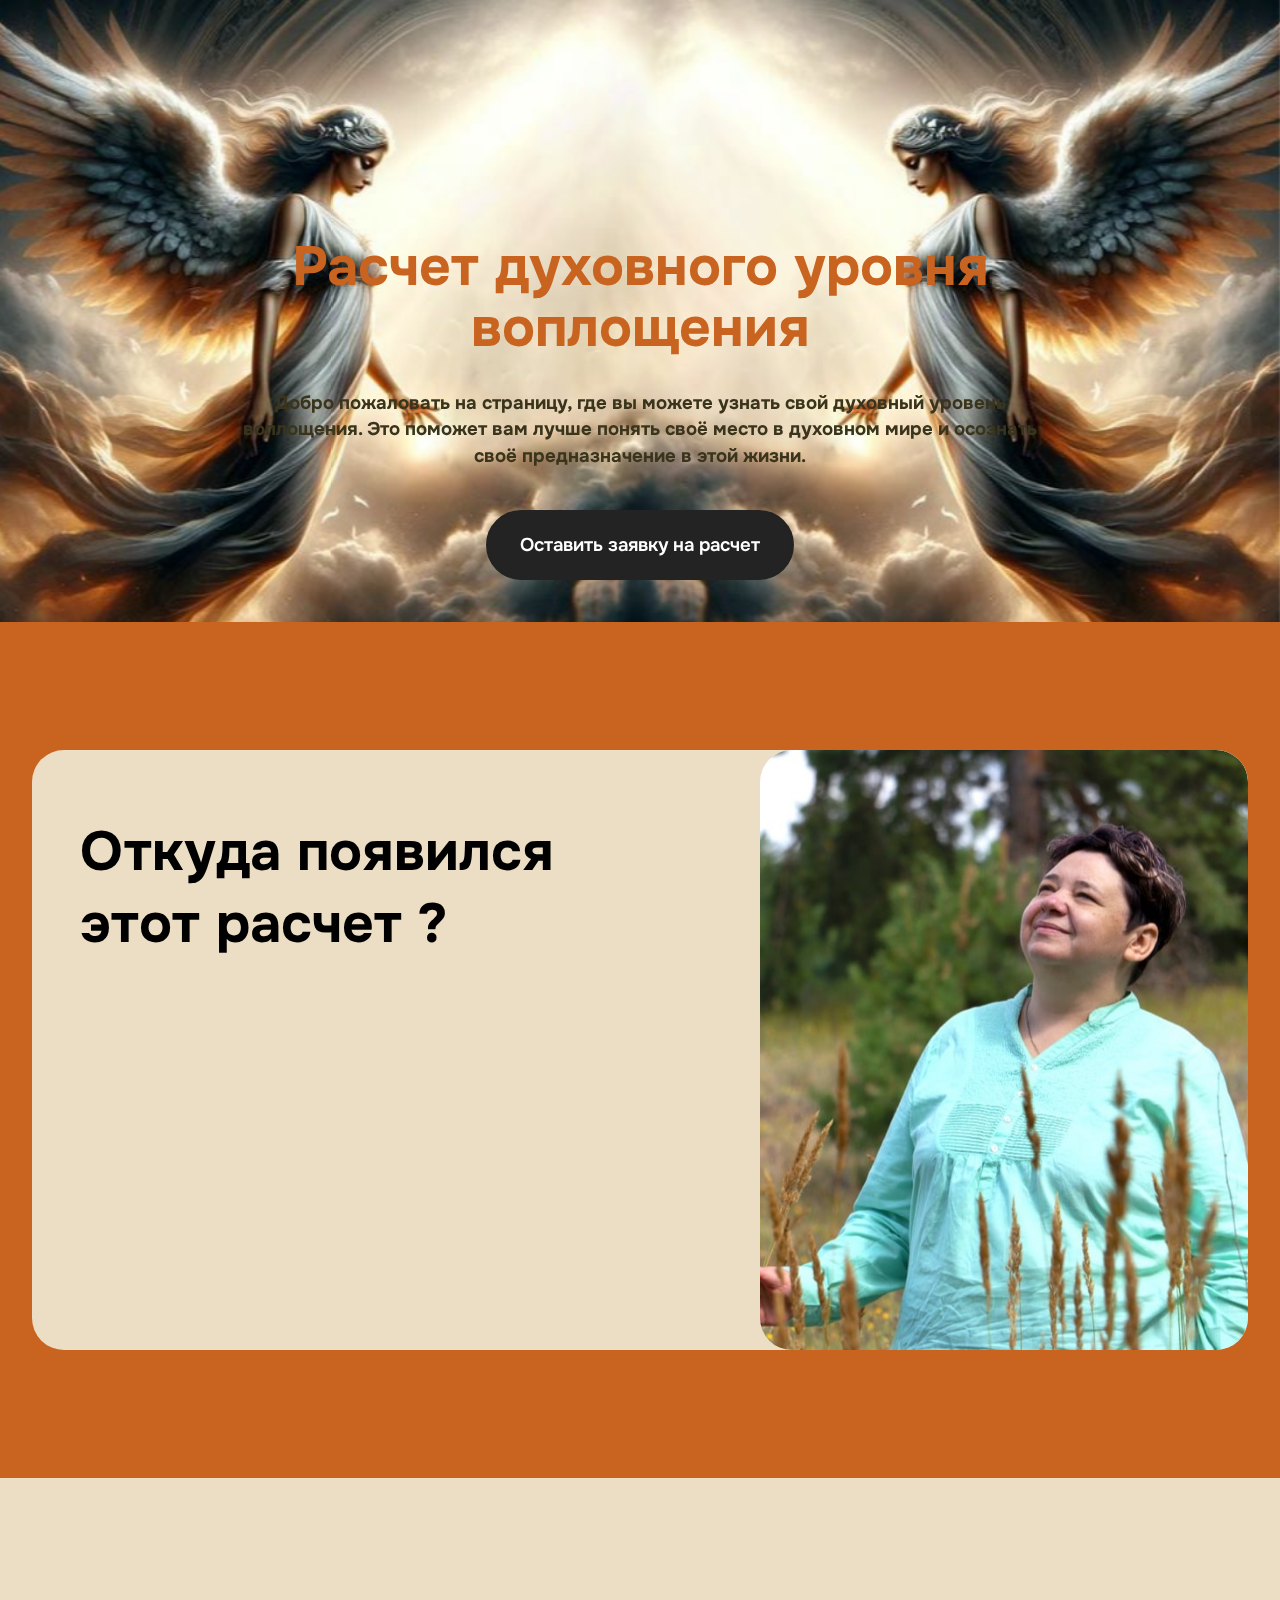
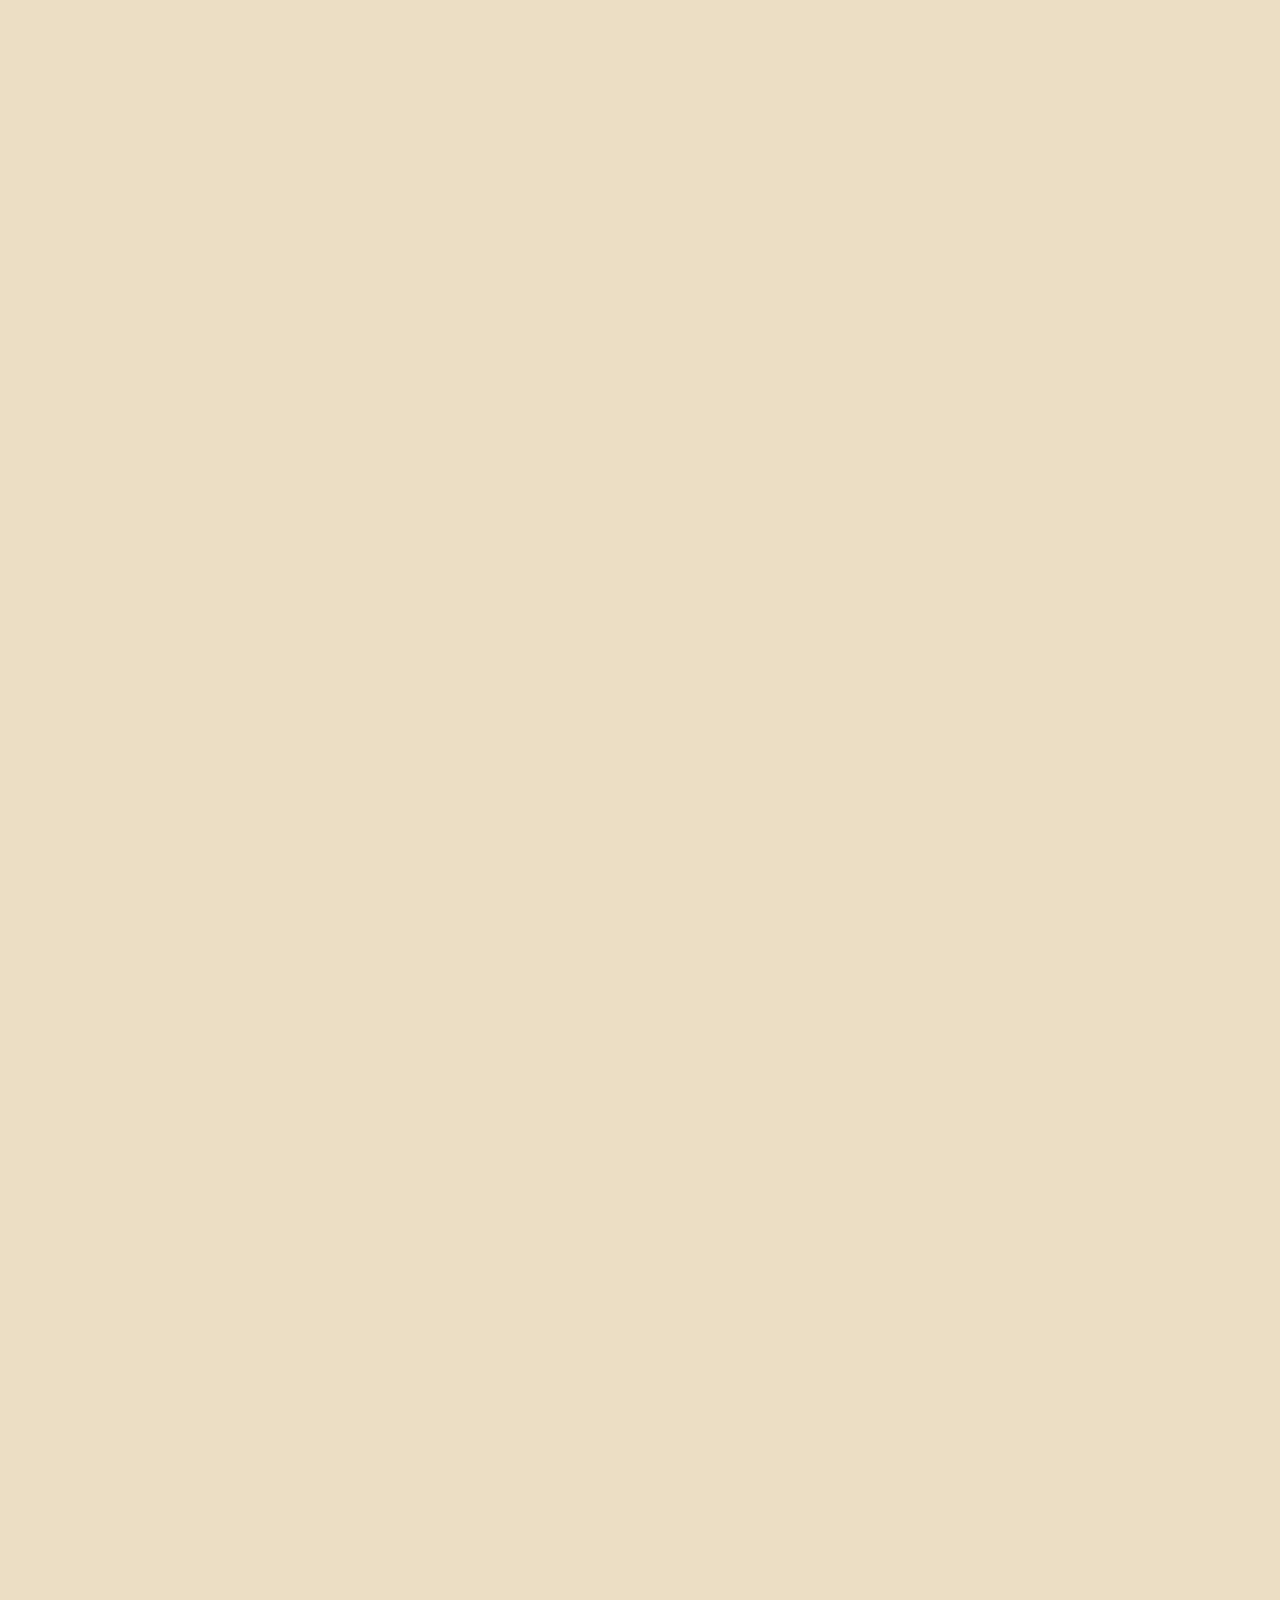
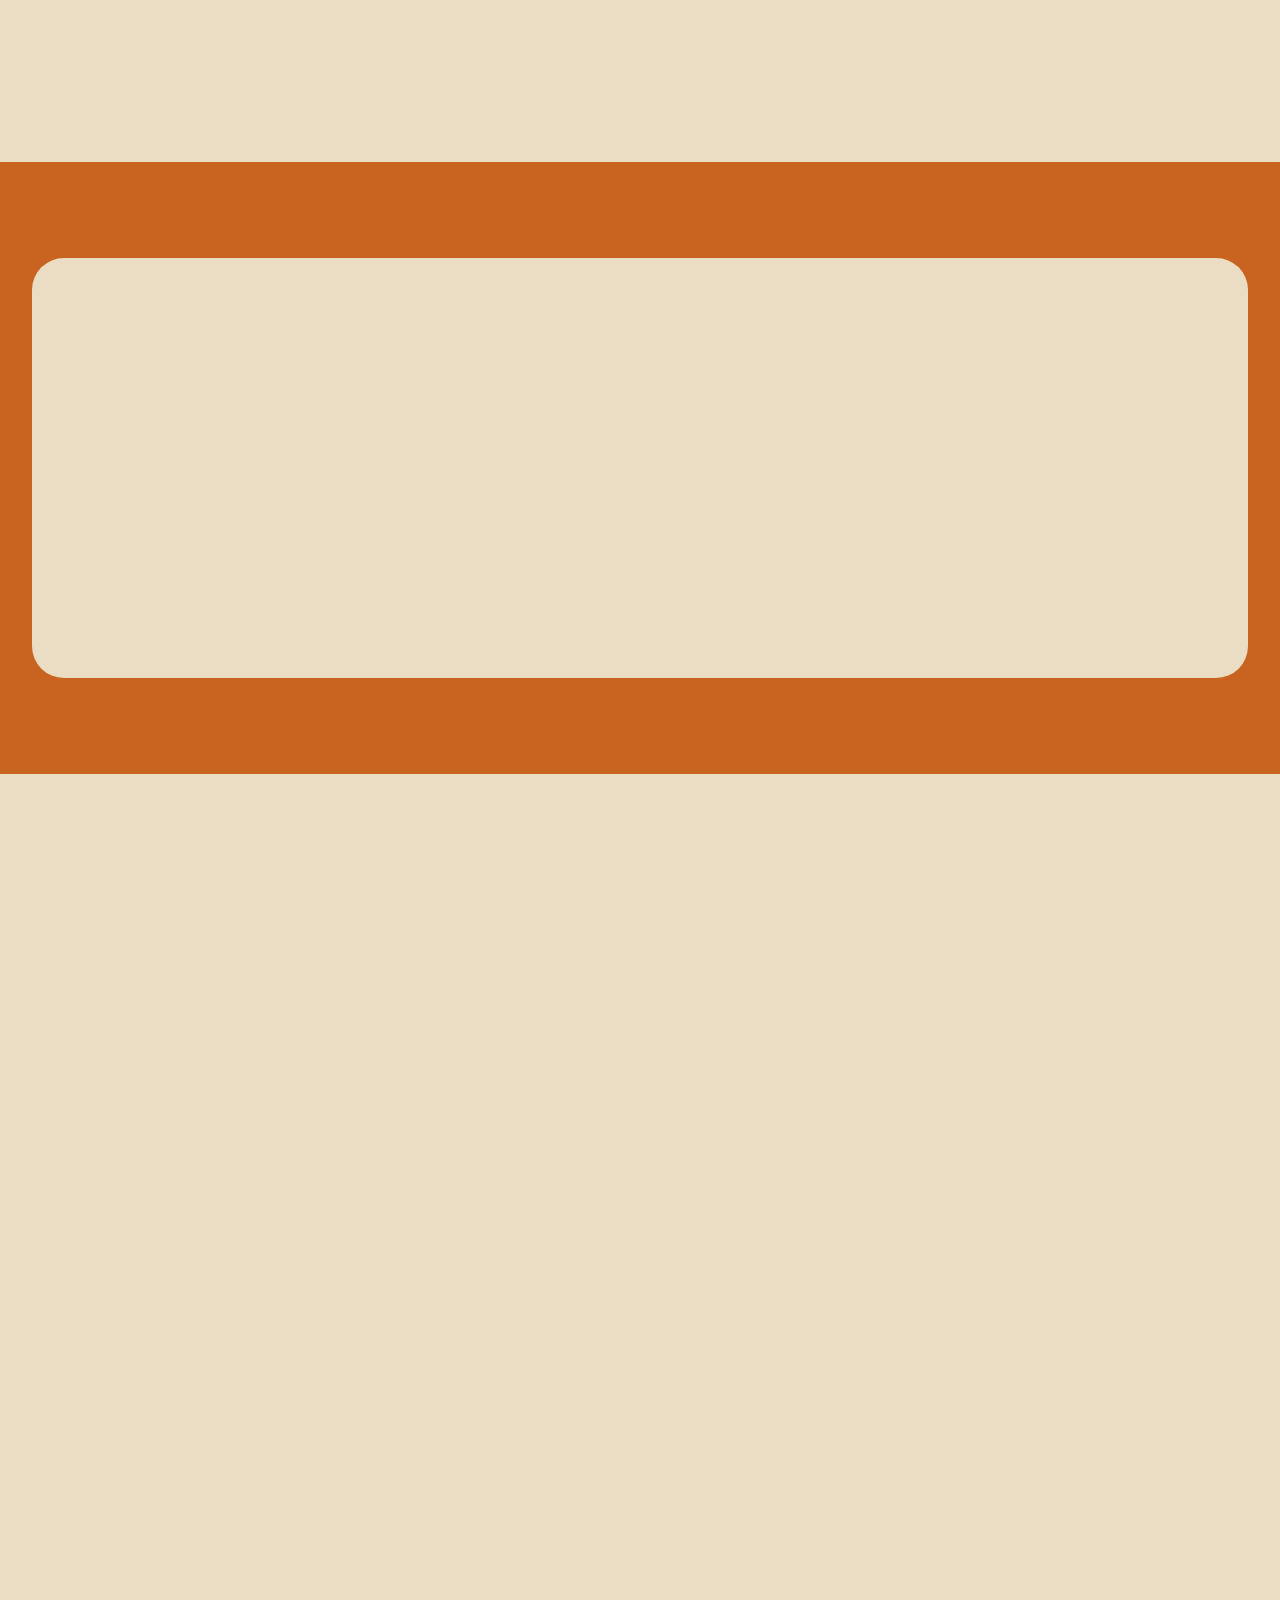
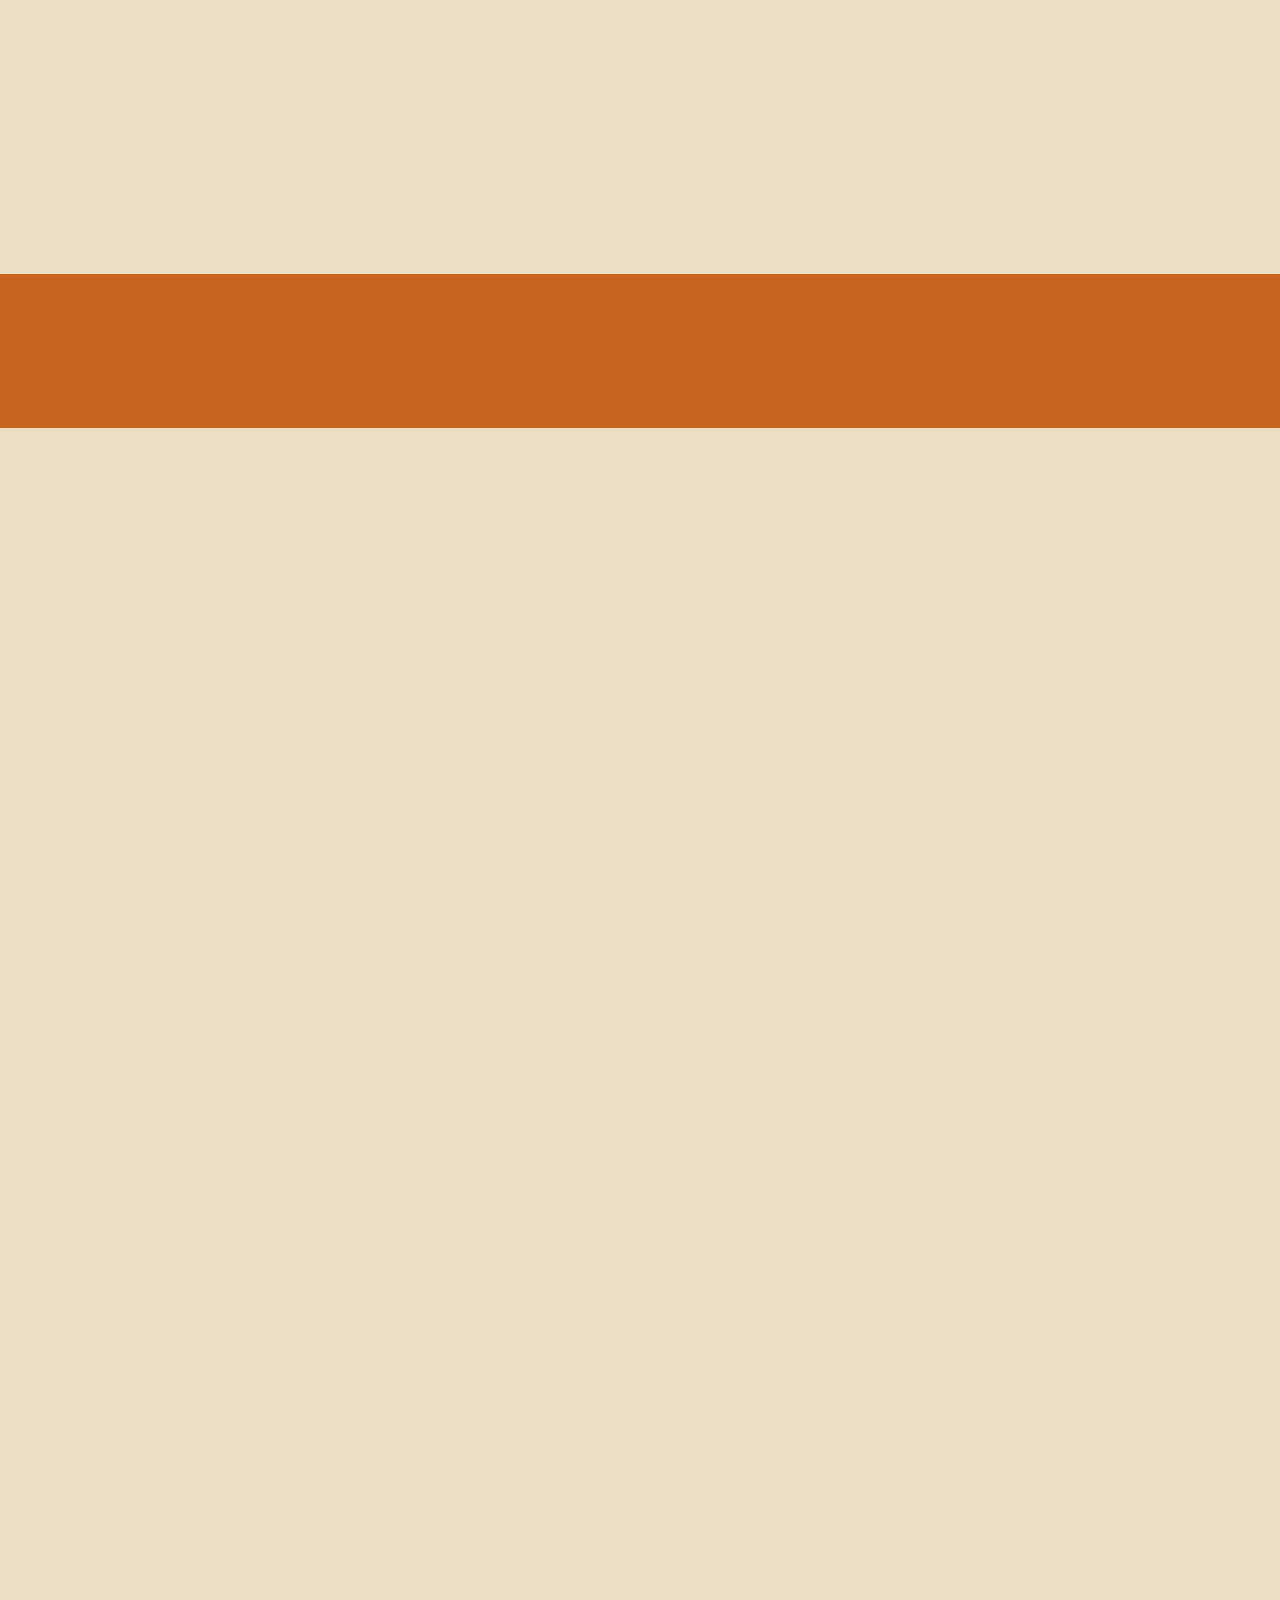
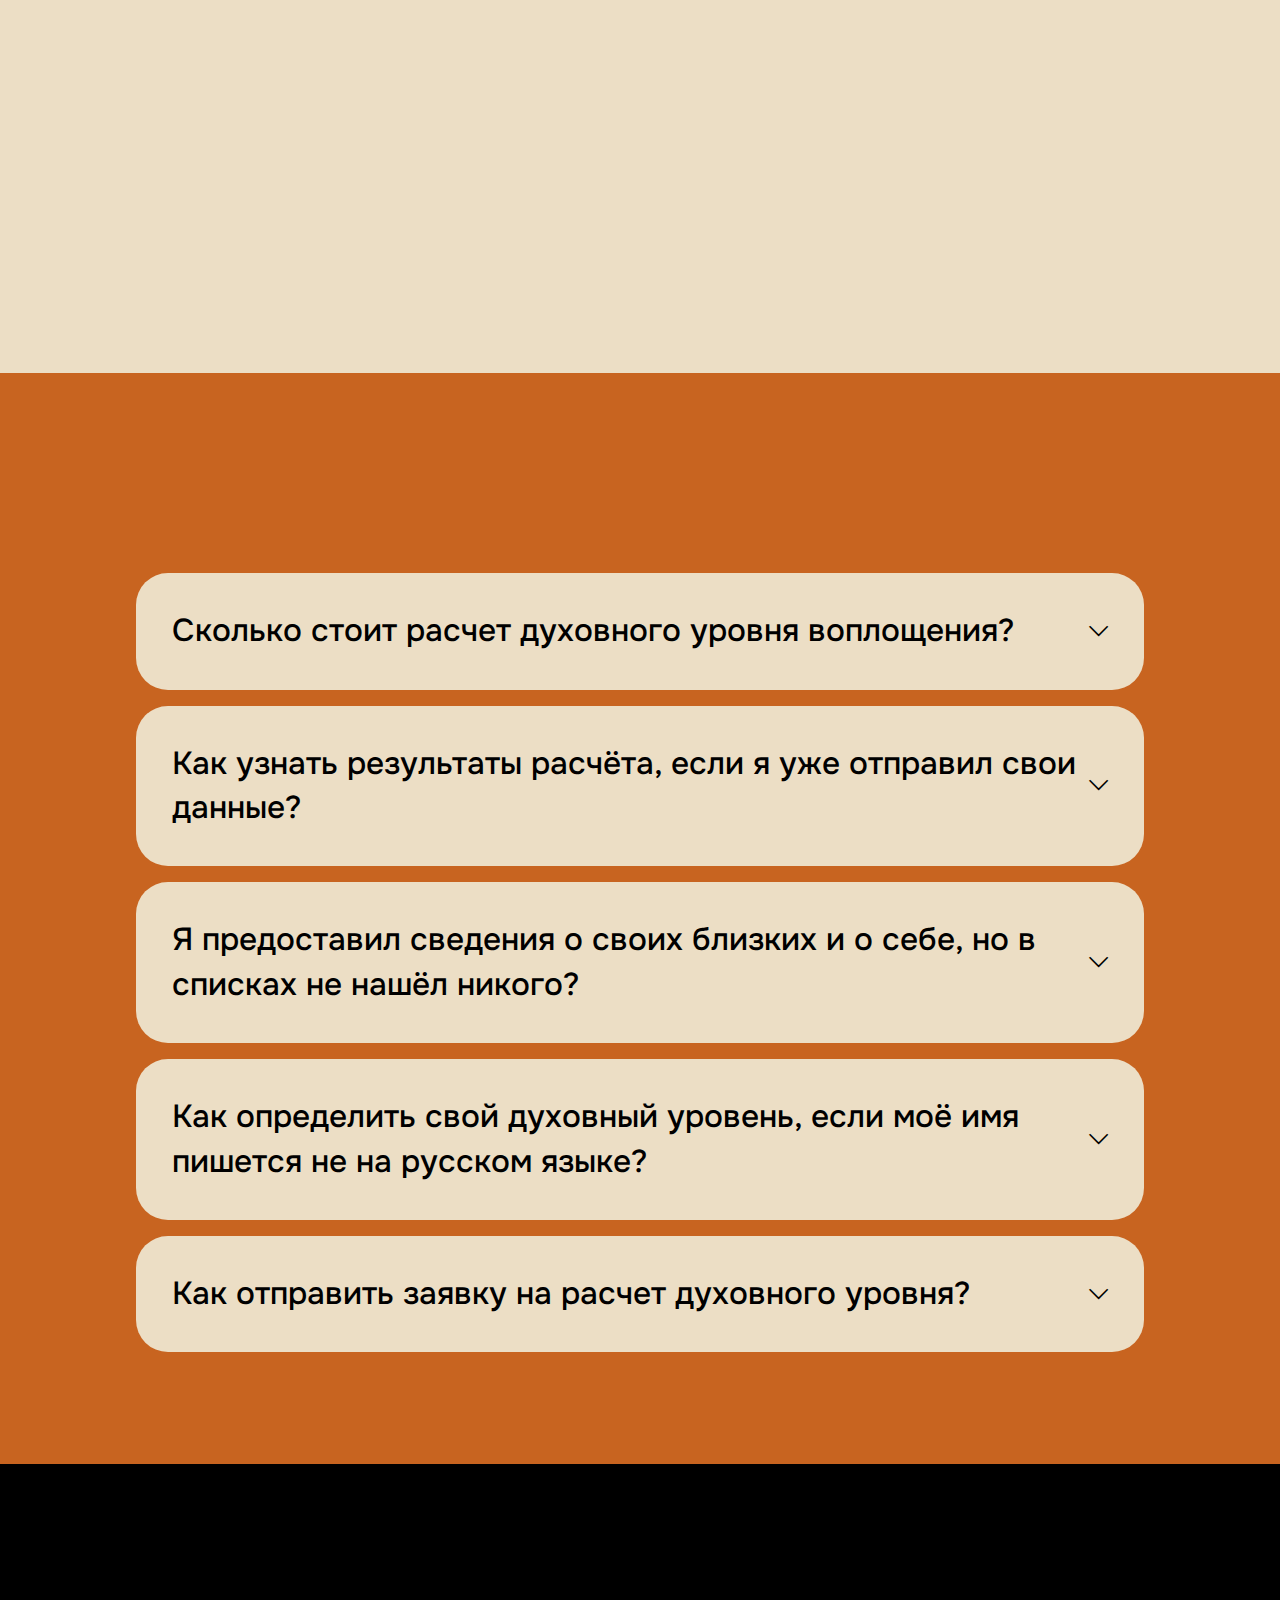
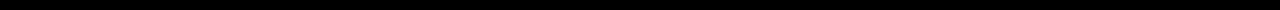
<file: index.html>
<!DOCTYPE html>
<html  >
<head>
  <!-- Site made with Mobirise Website Builder v5.9.18, https://mobirise.com -->
  <meta charset="UTF-8">
  <meta http-equiv="X-UA-Compatible" content="IE=edge">
  <meta name="generator" content="Mobirise v5.9.18, mobirise.com">
  <meta name="twitter:card" content="summary_large_image"/>
  <meta name="twitter:image:src" content="https://t.me/cassiopeia_level">
  <meta property="og:image" content="https://t.me/cassiopeia_level">
  <meta name="twitter:title" content="Расчет Духовного Уровня Воплощения">
  <meta name="viewport" content="width=device-width, initial-scale=1, minimum-scale=1">
  <link rel="shortcut icon" href="assets/images/24level-128x128.png" type="image/x-icon">
  <meta name="description" content="Хотите узнать больше о своем духовном уровне? Тогда наша уникальная методика расчета именно для вас! Мы предлагаем глубокий анализ структуры мира не воплощенных духов, который позволит определить ваш собственный уровень духовного воплощения.">
  
  
  <title>Расчет Духовного Уровня Воплощения</title>
  <link rel="stylesheet" href="assets/web/assets/mobirise-icons2/mobirise2.css">
  <link rel="stylesheet" href="assets/bootstrap/css/bootstrap.min.css">
  <link rel="stylesheet" href="assets/bootstrap/css/bootstrap-grid.min.css">
  <link rel="stylesheet" href="assets/bootstrap/css/bootstrap-reboot.min.css">
  <link rel="stylesheet" href="assets/parallax/jarallax.css">
  <link rel="stylesheet" href="assets/animatecss/animate.css">
  <link rel="stylesheet" href="assets/theme/css/style.css">
  <link rel="preload" href="https://fonts.googleapis.com/css2?family=Onest:wght@400;700&display=swap&display=swap" as="style" onload="this.onload=null;this.rel='stylesheet'">
  <noscript><link rel="stylesheet" href="https://fonts.googleapis.com/css2?family=Onest:wght@400;700&display=swap&display=swap"></noscript>
  <link rel="preload" as="style" href="assets/mobirise/css/mbr-additional.css?v=QP83F8"><link rel="stylesheet" href="assets/mobirise/css/mbr-additional.css?v=QP83F8" type="text/css">

  
  
  
</head>
<body>
  
  <section data-bs-version="5.1" class="header16 cid-unZgxNygNa mbr-parallax-background" id="header17-0">
  
  
  <div class="container-fluid">
    <div class="row">
      <div class="content-wrap col-12 col-md-9">
        <h1 class="mbr-section-title mbr-fonts-style mbr-white mb-4 display-1">
          <strong><br>Расчет духовного уровня воплощения</strong></h1>
        
        <p class="mbr-fonts-style mbr-text mbr-white mb-4 display-7"><strong>Добро пожаловать на страницу, где вы можете узнать свой духовный уровень воплощения. Это поможет вам лучше понять своё место в духовном мире и осознать своё предназначение в этой жизни.</strong><br></p>
        <div class="mbr-section-btn"><a class="btn btn-black display-7" href="https://t.me/olesyasmelova" target="_blank">Оставить заявку на расчет</a></div>
      </div>
    </div>
  </div>
</section>

<section data-bs-version="5.1" class="start article05 cid-unZmKD5wzF" id="article05-1">
  

  
  

  <div class="container">
    <div class="row justify-content-center align-items-center">
      <div class="col-12">
        <div class="card-wrapper">
          <div class="row">
            <div class="col-12 col-md-12 col-lg-5 image-wrapper">
              <img class="w-100" src="assets/images/-1036x691.jpeg" alt="Ирина Подзорова">
            </div>
            <div class="col-12 col-lg col-md-12">
              <div class="text-wrapper align-left">
                <h1 class="mbr-section-title mbr-fonts-style mb-4 display-2"><strong>Откуда появился этот расчет ?</strong></h1>
                <p class="mbr-text mbr-fonts-style mb-4 display-7">
                  Расчет духовного уровня воплощения был передан контактеру Ирины Подзоровой от куратора Мидгаскауса с планеты Эслер. <br><br>Он основан на понимании того, что каждый человек находится на определенном этапе своего духовного развития и воплощается в этом мире с определенными целями и задачами. <br><br>Этот расчет был разработан для того, чтобы помочь людям осознать свой текущий уровень и направить их на путь духовного роста и самопознания.<br>
                </p>
                
              </div>
            </div>
          </div>
        </div>
      </div>
    </div>
  </div>
</section>

<section data-bs-version="5.1" class="article11 cid-unZznECpKP" id="article11-4">
    

    
    
    <div class="container">
        <div class="row justify-content-center">
            <div class="title col-md-12 col-lg-10">
                <h3 class="mbr-section-title mbr-fonts-style align-center mt-0 mb-0 display-2"><strong>Что может дать вам этот расчет?</strong></h3>
                <h4 class="mbr-section-subtitle align-center mbr-fonts-style mt-4 display-7"><strong>Расчет предоставляет обширные знания о духовных уровнях и их значении для понимания духовной эволюции. Эти знания могут быть полезны в нескольких аспектах.</strong></h4>
                
            </div>
        </div>
    </div>
</section>

<section data-bs-version="5.1" class="features38 cid-unZy8OFO7x" id="features038-2">
    

    
    

    <div class="container">
        <div class="row justify-content-center">
            <div class="col-12 col-md-12 col-lg">
                <div class="text-wrapper align-left">
                    <h1 class="mbr-section-title mbr-fonts-style mb-4 display-5"><strong>Понимание духовных уровней</strong></h1>
                    <p class="mbr-text align-left mbr-fonts-style mb-4 display-7">Расчет описывает 24 уровня духовного мира, начиная от низковибрационных злых духов до высоких уровней добрых духов, таких как ангелы и пророки. Это понимание помогает осознать, как различные духи взаимодействуют и развиваются.<br><br>Знание о том, какие качества и задачи присущи каждому уровню, позволяет лучше понять природу духов, с которыми мы можем столкнуться, и их влияние на нашу жизнь.</p>
                    
                </div>
            </div>
            <div class="col-12 col-md-12 col-lg-5 image-wrapper">
                <img class="w-100" src="assets/images/e4e43dcefb45b4693b466bcea8e49ffe-564x564.jpg" alt="Понимание духовных уровней">
            </div>
        </div>
        <div class="row row-reverse justify-content-center">

            <div class="col-12 col-md-12 col-lg">
                <div class="text-wrapper align-left">
                    <h1 class="mbr-section-title mbr-fonts-style mb-4 display-5"><strong>Духовное развитие</strong></h1>
                    <p class="mbr-text align-left mbr-fonts-style mb-4 display-7">Расчет подчеркивает важность накопления опыта и обучения на каждом уровне существования. Это может вдохновить людей на активное стремление к духовному развитию и самосовершенствованию.<br><br>Понимание кармических аспектов и причинно-следственных связей между действиями и их последствиями может помочь в принятии более осознанных решений в жизни.</p>
                    
                </div>
            </div>
            <div class="col-12 col-md-12 col-lg-5 image-wrapper">
                <img class="w-100" src="assets/images/766ebbeef394fe13937fe6550edf5a2d-564x564.jpg" alt="Духовное развитие">
            </div>
        </div>
        <div class="row justify-content-center">
            <div class="col-12 col-md-12 col-lg">
                <div class="text-wrapper align-left">
                    <h1 class="mbr-section-title mbr-fonts-style mb-4 display-5"><strong>Помощь в духовной практике</strong></h1>
                    <p class="mbr-text align-left mbr-fonts-style mb-4 display-7">Знания о роли ангелов-хранителей, проводников и целителей могут быть полезны для тех, кто ищет поддержку и руководство в своем духовном пути.<br><br>Осознание, что каждый дух имеет свою миссию и задачи, может помочь в развитии сострадания и понимания к другим, а также в создании более гармоничных отношений с окружающими.<br><br>Таким образом, расчет, переданный Мидгаскаусом, представляет собой ценный источник знаний, который может обогатить понимание духовной природы и помочь в личном и коллективном духовном развитии.</p>
                    
                </div>
            </div>
            <div class="col-12 col-md-12 col-lg-5 image-wrapper">
                <img class="w-100" src="assets/images/photo-2024-06-26-17-06-8-564x564.jpg" alt="Помощь в духовной практике">
            </div>
        </div>
    </div>
</section>

<section data-bs-version="5.1" class="header15 cid-unZLIRkAcJ" id="header15-6">
	

	
	
	<div class="container">
		<div class="row justify-content-center">
			<div class="card col-12 col-lg-12">
				<div class="card-wrapper wrap">
					<div class="card-box align-center">
						<h1 class="card-title mbr-fonts-style mb-4 display-1"><strong>Как заказать расчет ?</strong></h1>
						<p class="mbr-text mbr-fonts-style mb-4 display-7">
							Чтобы узнать свой духовный уровень воплощения, нажмите на кнопку «Заказать расчет». Укажите свое имя, дату рождения, год и месяц. Свой расчет вы сможете найти в списках на второй день после подачи данных. Если информации для расчета будет недостаточно, специалист свяжется с вами.
						</p>
						<div class="mbr-section-btn mt-4"><a class="btn btn-black display-7" href="https://t.me/olesyasmelova" target="_blank">Заказать расчет&nbsp;</a></div>
					</div>
				</div>
			</div>
		</div>
	</div>
</section>

<section data-bs-version="5.1" class="pricing02 cid-uo01o3vf2u" id="pricing02-c">
  
  
  <div class="container">
    <div class="row justify-content-center">
      <div class="col-12 content-head">
        <div class="mbr-section-head mb-5">
          <h4 class="mbr-section-title mbr-fonts-style align-center mb-0 display-2"><strong>Четыре мира духовного развития</strong></h4>
          <h5 class="mbr-section-subtitle mbr-fonts-style align-center mb-0 mt-4 display-7">Согласно терминологии межзвездного союза, все духи делятся на четыре основных мира в зависимости от их уровня развития и вибраций:</h5>
          
        </div>
      </div>
    </div>
    <div class="row">
      <div class="item features-image col-12 col-md-6 col-lg-3">
        <div class="item-wrapper">
          <div class="item-img">
            <img src="assets/images/the-world-of-angels-clouds-golden-light-all-in-596x596.jpg" alt="Мир добрых духов" data-slide-to="0" data-bs-slide-to="0">
          </div>
          <div class="item-content">
            <h5 class="item-title mbr-fonts-style display-7"><strong>МИР ДОБРЫХ ДУХОВ</strong></h5>
            
            <p class="mbr-text mbr-fonts-style display-7">
              Высший уровень, где обитают духи, достигшие высокого уровня развития и посвятившие себя служению Свету и помощи другим.
            </p>
            
          </div>

        </div>
      </div>
      <div class="item features-image col-12 col-md-6 col-lg-3">
        <div class="item-wrapper">
          <div class="item-img">
            <img src="assets/images/the-world-of-the-olympian-gods-all-in-greek-style-596x596.jpg" alt="Мир средних духов" data-slide-to="1" data-bs-slide-to="1">
          </div>
          <div class="item-content">
            <h5 class="item-title mbr-fonts-style display-7"><strong>МИР СРЕДНИХ ДУХОВ</strong></h5>
            
            <p class="mbr-text mbr-fonts-style display-7">
              Духи, находящиеся на среднем уровне развития, учащиеся жизни в материальном мире и познающие нравственные законы
            </p>
            
          </div>
        </div>
      </div>
      <div class="item features-image col-12 col-md-6 col-lg-3">
        <div class="item-wrapper">
          <div class="item-img">
            <img src="assets/images/the-world-of-nature-spirits-including-djinn-elem-596x596.jpg" alt="Мир природных духов" data-slide-to="2" data-bs-slide-to="2">
          </div>
          <div class="item-content">
            <h5 class="item-title mbr-fonts-style display-7"><strong>МИР ПРИРОДНЫХ ДУХОВ</strong></h5>
            
            <p class="mbr-text mbr-fonts-style display-7">
              Духи, управляющие силами природы и животным миром, находящиеся на пути к духовному развитию<br>
            </p>
            
          </div>
        </div>
      </div><div class="item features-image col-12 col-md-6 col-lg-3">
        <div class="item-wrapper">
          <div class="item-img">
            <img src="assets/images/the-world-of-evil-spirits-archons-rakshasas-dem-596x596.jpg" alt="Мир злых духов" data-slide-to="3" data-bs-slide-to="3">
          </div>
          <div class="item-content">
            <h5 class="item-title mbr-fonts-style display-7"><strong>МИР ЗЛЫХ ДУХОВ</strong></h5>
            
            <p class="mbr-text mbr-fonts-style display-7">
              Самый низкий уровень, где обитают духи, закрытые от Света и погруженные в негативные эмоции и желания<br>
            </p>
            
          </div>
        </div>
      </div>
    </div>
  </div>
</section>

<section data-bs-version="5.1" class="features035 cid-uo05jIe6rR" id="features035-d">
	

	
	
	<div class="container">
		<div class="row">
			<div class="col-12 col-lg-9 active">
				<div class="item-wrapper">
					<div class="card-box">
						<h4 class="card-text mbr-fonts-style display-7">Узнайте, к какому миру принадлежите вы! Закажите расчет своего духовного уровня воплощения прямо сейчас и начните путешествие к более высоким уровням развития.</h4>
					</div>
				</div>
			</div>
			<div class="col-12 col-lg-3 active">
				<div class="mbr-section-btn"><a class="btn btn-black display-7" href="https://t.me/olesyasmelova" target="_blank">Заказать расчет</a></div>
			</div>
		</div>
	</div>
</section>

<section data-bs-version="5.1" class="features21 cid-uo067XwQMl" id="features021-e">
  

  
  
  <div class="container">
    <div class="row mb-5 justify-content-center">
      <div class="col-12 mb-0 content-head">
        <h3 class="mbr-section-title mbr-fonts-style align-center mb-0 display-2"><strong>Отзывы о наших расчетах</strong></h3>
        
      </div>
    </div>
    <div class="row mbr-masonry" data-masonry="{&quot;percentPosition&quot;: true }">
      <div class="item features-without-image col-12 col-md-6 col-lg-4">
        <div class="item-wrapper">
          <div class="card-box align-left">
            <div class="img-wrapper mb-3">
              <img src="assets/images/the-guy-s-face-160x160.jpg" alt="">
            </div>
            
            <p class="card-text mbr-fonts-style display-7">Я так рухнул с высоты<br>собственных иллюзий,<br>благодарен за ваш проект<br>Теперь знаю только одну<br>правду, что Главная цель это<br>не придти куда то, а сам путь.<br>Благодарю Вас!</p>
          </div>
        </div>
      </div>
      <div class="item features-without-image col-12 col-md-6 col-lg-4">
        <div class="item-wrapper">
          <div class="card-box align-left">
            <div class="img-wrapper mb-3">
              <img src="assets/images/an-older-man-s-face-160x160.jpg" alt="">
            </div>
            
            <p class="card-text mbr-fonts-style display-7">Здравствуйте уважаемая<br>Ирина ,Максим и вся<br>команда Кассиопея …<br>рассчитав свой уровень я<br>начал осозновать не только<br>черты своего духовного<br>отношения к материальному<br>миру, но частично задачи<br>которые были достигнуты<br>мною в духовном мире<br>прошлых воплощений.<br>Я думаю каждый имея<br>опыт воплощения на<br>земле может сделать<br>подобное, начать осозновать<br>себя ,прислушаться<br>к себе ,для чего он<br>здесь …Спасибо Вам.</p>
          </div>
        </div>
      </div>
      <div class="item features-without-image col-12 col-md-6 col-lg-4">
        <div class="item-wrapper">
          <div class="card-box align-left">
            <div class="img-wrapper mb-3">
              <img src="assets/images/the-face-of-a-woman-married-in-age-160x160.jpg" alt="">
            </div>
            
            <p class="card-text mbr-fonts-style display-7">Олеся, добрый день. Хочу<br>сказать слова благодарности<br>Вам, Ирине Подзоровой, и всем<br>всем!) Благодаря методу,<br>который помог узнать уровни с<br>которых мы с супругом<br>воплотились, у нас кардинально<br>изменилась обстановка в<br>семье) Я-то, глупая, боялась, что<br>он будет смеяться что я с 9, а он<br>с 20 го, но, все совсем наоборот!<br>С моих плеч вдруг свалился груз<br>какой-то неподъёмной<br>ответственности, из-за которого,<br>как я полагаю, у меня были<br>сильные боли в спине и шее. А<br>супруг, ранее лениво сидевший<br>на диване после работы и, не<br>особо вникавший в<br>происходящее вокруг, вдруг<br>ощутил такую ответственность,<br>которая сподвигла его активно<br>включиться в помощь по дому и<br>с ребёнком! Вот такие<br>метаморфозы) Благодарности<br>моей нет предела!</p>
          </div>
        </div>
      </div>
      <div class="item features-without-image col-12 col-md-6 col-lg-4">
        <div class="item-wrapper">
          <div class="card-box align-left">
            <div class="img-wrapper mb-3">
              <img src="assets/images/the-face-of-a-30-year-old-married-woman-in-the-bac-160x160.jpg" alt="">
            </div>
            
            <p class="card-text mbr-fonts-style display-7">Когда узнала свой уровень<br>сразу появилась огромная<br>уверенность в себе и сила.<br>Спасибо огромное за то вы<br>делаете для нас.</p>
          </div>
        </div>
      </div>
      <div class="item features-without-image col-12 col-md-6 col-lg-4">
        <div class="item-wrapper">
          <div class="card-box align-left">
            <div class="img-wrapper mb-3">
              <img src="assets/images/the-face-of-a-40-year-old-man-on-the-background-of-160x160.jpg" alt="">
            </div>
            
            <p class="card-text mbr-fonts-style display-7">После того, как Вы<br>сделали расчет с какого уровня я<br>пришел на Землю, и что мы с вами<br>с одного уровня посланники, мне<br>теперь стали понятны мои мысли,<br>желания и стремления в моей<br>жизни. Объяснимым стали все<br>мои поступки, почему я делал так,<br>а не иначе. Спасибо вам огромное,<br>у меня будь-то крылья выросли<br>за спиной, и огромное желание<br>продолжать нести людям свет и<br>добро. БлагоДарю вас лично, и<br>проекту Кассиопея !</p>
          </div>
        </div>
      </div>
      <div class="item features-without-image col-12 col-md-6 col-lg-4">
        <div class="item-wrapper">
          <div class="card-box align-left">
            <div class="img-wrapper mb-3">
              <img src="assets/images/the-face-of-a-30-year-old-woman-on-the-background-160x160.jpg" alt="">
            </div>
            
            <p class="card-text mbr-fonts-style display-7">Спасибо огромное!<br>Боже мой! Какая<br>точность!!!!!!!!! А я думаю,<br>за что мне это!!!! И мое<br>окружение!!!!!!!!! Спасибо<br>за ясность. Теперь хоть<br>понятна моя жизнь!</p>
          </div>
        </div>
      </div>
    </div>
  </div>
</section>

<section data-bs-version="5.1" class="list1 cid-uo07ednis2" id="list01-f">	
    
	
	<div class="container">
		<div class="row justify-content-center">
			<div class="col-12 col-md-12 col-lg-10 m-auto">
				<div class="content">
					<div class="row justify-content-center mb-5">
						<div class="col-12 content-head">
							<div class="mbr-section-head">
								<h4 class="mbr-section-title mbr-fonts-style align-center mb-0 display-2"><strong>Часто задаваемые вопросы</strong></h4>
								
							</div>
						</div>
					</div>
					<div id="bootstrap-accordion_8" class="panel-group accordionStyles accordion" role="tablist" aria-multiselectable="true">
						<div class="card">
							<div class="card-header" role="tab" id="headingOne">
								<a role="button" class="panel-title collapsed" data-toggle="collapse" data-bs-toggle="collapse" data-core="" href="#collapse1_8" aria-expanded="false" aria-controls="collapse1">
									<h6 class="panel-title-edit mbr-semibold mbr-fonts-style mb-0 display-5">Сколько стоит расчет духовного уровня воплощения?</h6>
									<span class="sign mbr-iconfont mobi-mbri-arrow-down"></span>
								</a>
							</div>
							<div id="collapse1_8" class="panel-collapse noScroll collapse" role="tabpanel" aria-labelledby="headingOne" data-parent="#accordion" data-bs-parent="#bootstrap-accordion_8">
								<div class="panel-body">
									<p class="mbr-fonts-style panel-text display-7">
										Расчет стоимости духовного уровня воплощения осуществляется по системе «дара по сердцу». Это значит, что мы не устанавливаем фиксированную цену, а принимаем добровольный взнос от каждого, исходя из их возможностей и внутреннего ощущения ценности предоставляемой работы.
									</p>
								</div>
							</div>
						</div>
						<div class="card">
							<div class="card-header" role="tab" id="headingOne">
								<a role="button" class="panel-title collapsed" data-toggle="collapse" data-bs-toggle="collapse" data-core="" href="#collapse2_8" aria-expanded="false" aria-controls="collapse2">
									<h6 class="panel-title-edit mbr-semibold mbr-fonts-style mb-0 display-5">Как узнать результаты расчёта, если я уже отправил свои данные?</h6>
									<span class="sign mbr-iconfont mobi-mbri-arrow-down"></span>
								</a>
							</div>
							<div id="collapse2_8" class="panel-collapse noScroll collapse" role="tabpanel" aria-labelledby="headingOne" data-parent="#accordion" data-bs-parent="#bootstrap-accordion_8">
								<div class="panel-body">
									<p class="mbr-fonts-style panel-text display-7">
										Результаты расчёта становятся доступны на следующий день после отправки данных. Вам необходимо найти свои данные в списках в <a href="https://t.me/cassiopeia_level" class="text-primary" target="_blank">канале расчета духовного уровня</a>.
									</p>
								</div>
							</div>
						</div>
						<div class="card">
							<div class="card-header" role="tab" id="headingOne">
								<a role="button" class="panel-title collapsed" data-toggle="collapse" data-bs-toggle="collapse" data-core="" href="#collapse3_8" aria-expanded="false" aria-controls="collapse3">
									<h6 class="panel-title-edit mbr-semibold mbr-fonts-style mb-0 display-5">Я предоставил сведения о своих близких и о себе, но в списках не нашёл никого?&nbsp;</h6>
									<span class="sign mbr-iconfont mobi-mbri-arrow-down"></span>
								</a>
							</div>
							<div id="collapse3_8" class="panel-collapse noScroll collapse" role="tabpanel" aria-labelledby="headingOne" data-parent="#accordion" data-bs-parent="#bootstrap-accordion_8">
								<div class="panel-body">
									<p class="mbr-fonts-style panel-text display-7">
										Для расчёта духовного уровня учитывается только одно имя за раз.
									</p>
								</div>
							</div>
						</div>
						<div class="card">
							<div class="card-header" role="tab" id="headingOne">
								<a role="button" class="panel-title collapsed" data-toggle="collapse" data-bs-toggle="collapse" data-core="" href="#collapse4_8" aria-expanded="false" aria-controls="collapse4">
									<h6 class="panel-title-edit mbr-semibold mbr-fonts-style mb-0 display-5">Как определить свой духовный уровень, если моё имя пишется не на русском языке?</h6>
									<span class="sign mbr-iconfont mobi-mbri-arrow-down"></span>
								</a>
							</div>
							<div id="collapse4_8" class="panel-collapse noScroll collapse" role="tabpanel" aria-labelledby="headingOne" data-parent="#accordion" data-bs-parent="#bootstrap-accordion_8">
								<div class="panel-body">
									<p class="mbr-fonts-style panel-text display-7">
										Если у вас иностранное имя, то вам нужно сразу обратиться к <a href="https://t.me/olesyasmelova" class="text-primary" target="_blank">администратору</a>. Для этих случаев существует отдельный расчет.
									</p>
								</div>
							</div>
						</div>
						<div class="card">
							<div class="card-header" role="tab" id="headingOne">
								<a role="button" class="panel-title collapsed" data-toggle="collapse" data-bs-toggle="collapse" data-core="" href="#collapse5_8" aria-expanded="false" aria-controls="collapse5">
									<h6 class="panel-title-edit mbr-semibold mbr-fonts-style mb-0 display-5">Как отправить заявку на расчет духовного уровня?</h6>
									<span class="sign mbr-iconfont mobi-mbri-arrow-down"></span>
								</a>
							</div>
							<div id="collapse5_8" class="panel-collapse noScroll collapse" role="tabpanel" aria-labelledby="headingOne" data-parent="#accordion" data-bs-parent="#bootstrap-accordion_8">
								<div class="panel-body">
									<p class="mbr-fonts-style panel-text display-7">
										Пожалуйста, перейдите по <a href="https://www.donationalerts.com/r/cassiopeia_level" class="text-primary" target="_blank">ссылке</a> или нажмите кнопку «Заказать расчет», чтобы отправить данные для расчёта. Укажите свое имя, дату рождения, год и месяц. Свой расчет вы сможете найти в списках на второй день после подачи данных. Если информации для расчета будет недостаточно, в списках будет указано ваше имя.
									</p>
								</div>
							</div>
						</div>
						
					</div>
				</div>
			</div>
		</div>
	</div>
</section>

<section data-bs-version="5.1" class="footer2 cid-uo08geWZJi" once="footers" id="footer02-g">
    

    
    

    <div class="container">
        <div class="row">
            <div class="col-12 col-lg-6 center mt-2 mb-3">
                <p class="mbr-fonts-style copyright mb-0 display-7">
                    © Copyright 2024 - Все права защищены
                </p>
            </div>
            <div class="col-12 col-lg-6 center">
                <div class="row-links mt-2 mb-3">
                    <ul class="row-links-soc">
                        
                        
                        
                        
                    <li class="row-links-soc-item mbr-fonts-style display-7"><strong><a href="https://t.me/cassiopeia_level" class="text-primary" target="_blank">Телеграм-канал</a>&nbsp;</strong></li><li class="row-links-soc-item mbr-fonts-style display-7"><strong><a href="https://t.me/CassLevel" class="text-primary" target="_blank">Телеграм-чат</a></strong></li><li class="row-links-soc-item mbr-fonts-style display-7"><strong><a href="https://www.youtube.com/@cassiopeialevel" class="text-primary" target="_blank">YouTube</a></strong></li><li class="row-links-soc-item mbr-fonts-style display-7"><a href="https://teletype.in/@cassiopeialevel" class="text-primary" target="_blank">Блог</a></li></ul>
                </div>
            </div>
        </div>
    </div>
</section><script src="assets/bootstrap/js/bootstrap.bundle.min.js"></script>  <script src="assets/parallax/jarallax.js"></script>  <script src="assets/smoothscroll/smooth-scroll.js"></script>  <script src="assets/ytplayer/index.js"></script>  <script src="assets/masonry/masonry.pkgd.min.js"></script>  <script src="assets/imagesloaded/imagesloaded.pkgd.min.js"></script>  <script src="assets/mbr-switch-arrow/mbr-switch-arrow.js"></script>  <script src="assets/theme/js/script.js"></script>  
  
  
  <input name="animation" type="hidden">
  </body>
</html>
</file>
<file: assets/web/assets/mobirise-icons2/mobirise2.css>
@font-face {
  font-family: 'Moririse2';
  font-display: swap;
  src:  url('mobirise2.eot?f2bix4');
  src:  url('mobirise2.eot?f2bix4#iefix') format('embedded-opentype'),
    url('mobirise2.ttf?f2bix4') format('truetype'),
    url('mobirise2.woff?f2bix4') format('woff'),
    url('mobirise2.svg?f2bix4#mobirise2') format('svg');
  font-weight: normal;
  font-style: normal;
}

[class^="mobi-"], [class*=" mobi-"] {
  /* use !important to prevent issues with browser extensions that change fonts */
  font-family: 'Moririse2' !important;
  speak: none;
  font-style: normal;
  font-weight: normal;
  font-variant: normal;
  text-transform: none;
  line-height: 1;

  /* Better Font Rendering =========== */
  -webkit-font-smoothing: antialiased;
  -moz-osx-font-smoothing: grayscale;
}

.mobi-mbri-add-submenu:before {
  content: "\e900";
}
.mobi-mbri-alert:before {
  content: "\e901";
}
.mobi-mbri-align-center:before {
  content: "\e902";
}
.mobi-mbri-align-justify:before {
  content: "\e903";
}
.mobi-mbri-align-left:before {
  content: "\e904";
}
.mobi-mbri-align-right:before {
  content: "\e905";
}
.mobi-mbri-android:before {
  content: "\e906";
}
.mobi-mbri-apple:before {
  content: "\e907";
}
.mobi-mbri-arrow-down:before {
  content: "\e908";
}
.mobi-mbri-arrow-next:before {
  content: "\e909";
}
.mobi-mbri-arrow-prev:before {
  content: "\e90a";
}
.mobi-mbri-arrow-up:before {
  content: "\e90b";
}
.mobi-mbri-bold:before {
  content: "\e90c";
}
.mobi-mbri-bookmark:before {
  content: "\e90d";
}
.mobi-mbri-bootstrap:before {
  content: "\e90e";
}
.mobi-mbri-briefcase:before {
  content: "\e90f";
}
.mobi-mbri-browse:before {
  content: "\e910";
}
.mobi-mbri-bulleted-list:before {
  content: "\e911";
}
.mobi-mbri-calendar:before {
  content: "\e912";
}
.mobi-mbri-camera:before {
  content: "\e913";
}
.mobi-mbri-cart-add:before {
  content: "\e914";
}
.mobi-mbri-cart-full:before {
  content: "\e915";
}
.mobi-mbri-cash:before {
  content: "\e916";
}
.mobi-mbri-change-style:before {
  content: "\e917";
}
.mobi-mbri-chat:before {
  content: "\e918";
}
.mobi-mbri-clock:before {
  content: "\e919";
}
.mobi-mbri-close:before {
  content: "\e91a";
}
.mobi-mbri-cloud:before {
  content: "\e91b";
}
.mobi-mbri-code:before {
  content: "\e91c";
}
.mobi-mbri-contact-form:before {
  content: "\e91d";
}
.mobi-mbri-credit-card:before {
  content: "\e91e";
}
.mobi-mbri-cursor-click:before {
  content: "\e91f";
}
.mobi-mbri-cust-feedback:before {
  content: "\e920";
}
.mobi-mbri-database:before {
  content: "\e921";
}
.mobi-mbri-delivery:before {
  content: "\e922";
}
.mobi-mbri-desktop:before {
  content: "\e923";
}
.mobi-mbri-devices:before {
  content: "\e924";
}
.mobi-mbri-down:before {
  content: "\e925";
}
.mobi-mbri-download-2:before {
  content: "\e926";
}
.mobi-mbri-download:before {
  content: "\e927";
}
.mobi-mbri-drag-n-drop-2:before {
  content: "\e928";
}
.mobi-mbri-drag-n-drop:before {
  content: "\e929";
}
.mobi-mbri-edit-2:before {
  content: "\e92a";
}
.mobi-mbri-edit:before {
  content: "\e92b";
}
.mobi-mbri-error:before {
  content: "\e92c";
}
.mobi-mbri-extension:before {
  content: "\e92d";
}
.mobi-mbri-features:before {
  content: "\e92e";
}
.mobi-mbri-file:before {
  content: "\e92f";
}
.mobi-mbri-flag:before {
  content: "\e930";
}
.mobi-mbri-folder:before {
  content: "\e931";
}
.mobi-mbri-gift:before {
  content: "\e932";
}
.mobi-mbri-github:before {
  content: "\e933";
}
.mobi-mbri-globe-2:before {
  content: "\e934";
}
.mobi-mbri-globe:before {
  content: "\e935";
}
.mobi-mbri-growing-chart:before {
  content: "\e936";
}
.mobi-mbri-hearth:before {
  content: "\e937";
}
.mobi-mbri-help:before {
  content: "\e938";
}
.mobi-mbri-home:before {
  content: "\e939";
}
.mobi-mbri-hot-cup:before {
  content: "\e93a";
}
.mobi-mbri-idea:before {
  content: "\e93b";
}
.mobi-mbri-image-gallery:before {
  content: "\e93c";
}
.mobi-mbri-image-slider:before {
  content: "\e93d";
}
.mobi-mbri-info:before {
  content: "\e93e";
}
.mobi-mbri-italic:before {
  content: "\e93f";
}
.mobi-mbri-key:before {
  content: "\e940";
}
.mobi-mbri-laptop:before {
  content: "\e941";
}
.mobi-mbri-layers:before {
  content: "\e942";
}
.mobi-mbri-left-right:before {
  content: "\e943";
}
.mobi-mbri-left:before {
  content: "\e944";
}
.mobi-mbri-letter:before {
  content: "\e945";
}
.mobi-mbri-like:before {
  content: "\e946";
}
.mobi-mbri-link:before {
  content: "\e947";
}
.mobi-mbri-lock:before {
  content: "\e948";
}
.mobi-mbri-login:before {
  content: "\e949";
}
.mobi-mbri-logout:before {
  content: "\e94a";
}
.mobi-mbri-magic-stick:before {
  content: "\e94b";
}
.mobi-mbri-map-pin:before {
  content: "\e94c";
}
.mobi-mbri-menu:before {
  content: "\e94d";
}
.mobi-mbri-mobile-2:before {
  content: "\e94e";
}
.mobi-mbri-mobile-horizontal:before {
  content: "\e94f";
}
.mobi-mbri-mobile:before {
  content: "\e950";
}
.mobi-mbri-mobirise:before {
  content: "\e951";
}
.mobi-mbri-more-horizontal:before {
  content: "\e952";
}
.mobi-mbri-more-vertical:before {
  content: "\e953";
}
.mobi-mbri-music:before {
  content: "\e954";
}
.mobi-mbri-new-file:before {
  content: "\e955";
}
.mobi-mbri-numbered-list:before {
  content: "\e956";
}
.mobi-mbri-opened-folder:before {
  content: "\e957";
}
.mobi-mbri-pages:before {
  content: "\e958";
}
.mobi-mbri-paper-plane:before {
  content: "\e959";
}
.mobi-mbri-paperclip:before {
  content: "\e95a";
}
.mobi-mbri-phone:before {
  content: "\e95b";
}
.mobi-mbri-photo:before {
  content: "\e95c";
}
.mobi-mbri-photos:before {
  content: "\e95d";
}
.mobi-mbri-pin:before {
  content: "\e95e";
}
.mobi-mbri-play:before {
  content: "\e95f";
}
.mobi-mbri-plus:before {
  content: "\e960";
}
.mobi-mbri-preview:before {
  content: "\e961";
}
.mobi-mbri-print:before {
  content: "\e962";
}
.mobi-mbri-protect:before {
  content: "\e963";
}
.mobi-mbri-question:before {
  content: "\e964";
}
.mobi-mbri-quote-left:before {
  content: "\e965";
}
.mobi-mbri-quote-right:before {
  content: "\e966";
}
.mobi-mbri-redo:before {
  content: "\e967";
}
.mobi-mbri-refresh:before {
  content: "\e968";
}
.mobi-mbri-responsive-2:before {
  content: "\e969";
}
.mobi-mbri-responsive:before {
  content: "\e96a";
}
.mobi-mbri-right:before {
  content: "\e96b";
}
.mobi-mbri-rocket:before {
  content: "\e96c";
}
.mobi-mbri-sad-face:before {
  content: "\e96d";
}
.mobi-mbri-sale:before {
  content: "\e96e";
}
.mobi-mbri-save:before {
  content: "\e96f";
}
.mobi-mbri-search:before {
  content: "\e970";
}
.mobi-mbri-setting-2:before {
  content: "\e971";
}
.mobi-mbri-setting-3:before {
  content: "\e972";
}
.mobi-mbri-setting:before {
  content: "\e973";
}
.mobi-mbri-share:before {
  content: "\e974";
}
.mobi-mbri-shopping-bag:before {
  content: "\e975";
}
.mobi-mbri-shopping-basket:before {
  content: "\e976";
}
.mobi-mbri-shopping-cart:before {
  content: "\e977";
}
.mobi-mbri-sites:before {
  content: "\e978";
}
.mobi-mbri-smile-face:before {
  content: "\e979";
}
.mobi-mbri-speed:before {
  content: "\e97a";
}
.mobi-mbri-star:before {
  content: "\e97b";
}
.mobi-mbri-success:before {
  content: "\e97c";
}
.mobi-mbri-sun:before {
  content: "\e97d";
}
.mobi-mbri-sun2:before {
  content: "\e97e";
}
.mobi-mbri-tablet-vertical:before {
  content: "\e97f";
}
.mobi-mbri-tablet:before {
  content: "\e980";
}
.mobi-mbri-target:before {
  content: "\e981";
}
.mobi-mbri-timer:before {
  content: "\e982";
}
.mobi-mbri-to-ftp:before {
  content: "\e983";
}
.mobi-mbri-to-local-drive:before {
  content: "\e984";
}
.mobi-mbri-touch-swipe:before {
  content: "\e985";
}
.mobi-mbri-touch:before {
  content: "\e986";
}
.mobi-mbri-trash:before {
  content: "\e987";
}
.mobi-mbri-underline:before {
  content: "\e988";
}
.mobi-mbri-undo:before {
  content: "\e989";
}
.mobi-mbri-unlink:before {
  content: "\e98a";
}
.mobi-mbri-unlock:before {
  content: "\e98b";
}
.mobi-mbri-up-down:before {
  content: "\e98c";
}
.mobi-mbri-up:before {
  content: "\e98d";
}
.mobi-mbri-update:before {
  content: "\e98e";
}
.mobi-mbri-upload-2:before {
  content: "\e98f";
}
.mobi-mbri-upload:before {
  content: "\e990";
}
.mobi-mbri-user-2:before {
  content: "\e991";
}
.mobi-mbri-user:before {
  content: "\e992";
}
.mobi-mbri-users:before {
  content: "\e993";
}
.mobi-mbri-video-play:before {
  content: "\e994";
}
.mobi-mbri-video:before {
  content: "\e995";
}
.mobi-mbri-watch:before {
  content: "\e996";
}
.mobi-mbri-website-theme-2:before {
  content: "\e997";
}
.mobi-mbri-website-theme:before {
  content: "\e998";
}
.mobi-mbri-wifi:before {
  content: "\e999";
}
.mobi-mbri-windows:before {
  content: "\e99a";
}
.mobi-mbri-zoom-in:before {
  content: "\e99b";
}
.mobi-mbri-zoom-out:before {
  content: "\e99c";
}
</file>
<file: assets/parallax/jarallax.css>
.jarallax {
    position: relative;
    z-index: 0;
}
.jarallax > .jarallax-img {
    position: absolute;
    object-fit: cover;
    /* support for plugin https://github.com/bfred-it/object-fit-images */
    font-family: 'object-fit: cover;';
    top: 0;
    left: 0;
    width: 100%;
    height: 100%;
    z-index: -1;
}
</file>
<file: assets/theme/css/style.css>
@charset "UTF-8";
section {
  background-color: #ffffff;
}

body {
  font-style: normal;
  line-height: 1.5;
  font-weight: 400;
  color: #232323;
  position: relative;
}

button {
  background-color: transparent;
  border-color: transparent;
}

.embla__button,
.carousel-control {
  background-color: #edefea !important;
  opacity: 0.8 !important;
  color: #464845 !important;
  border-color: #edefea !important;
}

.carousel .close,
.modalWindow .close {
  background-color: #edefea !important;
  color: #464845 !important;
  border-color: #edefea !important;
  opacity: 0.8 !important;
}

.carousel .close:hover,
.modalWindow .close:hover {
  opacity: 1 !important;
}

.carousel-indicators li {
  background-color: #edefea !important;
  border: 2px solid #464845 !important;
}

.carousel-indicators li:hover,
.carousel-indicators li:active {
  opacity: 0.8 !important;
}

.embla__button:hover,
.carousel-control:hover {
  background-color: #edefea !important;
  opacity: 1 !important;
}

.modalWindow-video-container {
  height: 80%;
}

section,
.container,
.container-fluid {
  position: relative;
  word-wrap: break-word;
}

a.mbr-iconfont:hover {
  text-decoration: none;
}

.article .lead p,
.article .lead ul,
.article .lead ol,
.article .lead pre,
.article .lead blockquote {
  margin-bottom: 0;
}

a {
  font-style: normal;
  font-weight: 400;
  cursor: pointer;
}
a, a:hover {
  text-decoration: none;
}

.mbr-section-title {
  font-style: normal;
  line-height: 1.3;
}

.mbr-section-subtitle {
  line-height: 1.3;
}

.mbr-text {
  font-style: normal;
  line-height: 1.7;
}

h1,
h2,
h3,
h4,
h5,
h6,
.display-1,
.display-2,
.display-4,
.display-5,
.display-7,
span,
p,
a {
  line-height: 1;
  word-break: break-word;
  word-wrap: break-word;
  font-weight: 400;
}

b,
strong {
  font-weight: bold;
}

input:-webkit-autofill, input:-webkit-autofill:hover, input:-webkit-autofill:focus, input:-webkit-autofill:active {
  transition-delay: 9999s;
  -webkit-transition-property: background-color, color;
  transition-property: background-color, color;
}

textarea[type=hidden] {
  display: none;
}

section {
  background-position: 50% 50%;
  background-repeat: no-repeat;
  background-size: cover;
}
section .mbr-background-video,
section .mbr-background-video-preview {
  position: absolute;
  bottom: 0;
  left: 0;
  right: 0;
  top: 0;
}

.hidden {
  visibility: hidden;
}

.mbr-z-index20 {
  z-index: 20;
}

/*! Base colors */
.mbr-white {
  color: #ffffff;
}

.mbr-black {
  color: #111111;
}

.mbr-bg-white {
  background-color: #ffffff;
}

.mbr-bg-black {
  background-color: #000000;
}

/*! Text-aligns */
.align-left {
  text-align: left;
}

.align-center {
  text-align: center;
}

.align-right {
  text-align: right;
}

/*! Font-weight  */
.mbr-light {
  font-weight: 300;
}

.mbr-regular {
  font-weight: 400;
}

.mbr-semibold {
  font-weight: 500;
}

.mbr-bold {
  font-weight: 700;
}

/*! Media  */
.media-content {
  flex-basis: 100%;
}

.media-container-row {
  display: flex;
  flex-direction: row;
  flex-wrap: wrap;
  justify-content: center;
  align-content: center;
  align-items: start;
}
.media-container-row .media-size-item {
  width: 400px;
}

.media-container-column {
  display: flex;
  flex-direction: column;
  flex-wrap: wrap;
  justify-content: center;
  align-content: center;
  align-items: stretch;
}
.media-container-column > * {
  width: 100%;
}

@media (min-width: 992px) {
  .media-container-row {
    flex-wrap: nowrap;
  }
}
figure {
  margin-bottom: 0;
  overflow: hidden;
}

figure[mbr-media-size] {
  transition: width 0.1s;
}

img,
iframe {
  display: block;
  width: 100%;
}

.card {
  background-color: transparent;
  border: none;
}

.card-box {
  width: 100%;
}

.card-img {
  text-align: center;
  flex-shrink: 0;
  -webkit-flex-shrink: 0;
}

.media {
  max-width: 100%;
  margin: 0 auto;
}

.mbr-figure {
  align-self: center;
}

.media-container > div {
  max-width: 100%;
}

.mbr-figure img,
.card-img img {
  width: 100%;
}

@media (max-width: 991px) {
  .media-size-item {
    width: auto !important;
  }
  .media {
    width: auto;
  }
  .mbr-figure {
    width: 100% !important;
  }
}
/*! Buttons */
.mbr-section-btn {
  margin-left: -0.6rem;
  margin-right: -0.6rem;
  font-size: 0;
}

.btn {
  font-weight: 600;
  border-width: 1px;
  font-style: normal;
  margin: 0.6rem 0.6rem;
  white-space: normal;
  transition: all 0.2s ease-in-out;
  display: inline-flex;
  align-items: center;
  justify-content: center;
  word-break: break-word;
}

.btn-sm {
  font-weight: 600;
  letter-spacing: 0px;
  transition: all 0.3s ease-in-out;
}

.btn-md {
  font-weight: 600;
  letter-spacing: 0px;
  transition: all 0.3s ease-in-out;
}

.btn-lg {
  font-weight: 600;
  letter-spacing: 0px;
  transition: all 0.3s ease-in-out;
}

.btn-form {
  margin: 0;
}
.btn-form:hover {
  cursor: pointer;
}

nav .mbr-section-btn {
  margin-left: 0rem;
  margin-right: 0rem;
}

/*! Btn icon margin */
.btn .mbr-iconfont,
.btn.btn-sm .mbr-iconfont {
  order: 1;
  cursor: pointer;
  margin-left: 0.5rem;
  vertical-align: sub;
}

.btn.btn-md .mbr-iconfont,
.btn.btn-md .mbr-iconfont {
  margin-left: 0.8rem;
}

.mbr-regular {
  font-weight: 400;
}

.mbr-semibold {
  font-weight: 500;
}

.mbr-bold {
  font-weight: 700;
}

[type=submit] {
  -webkit-appearance: none;
}

/*! Full-screen */
.mbr-fullscreen .mbr-overlay {
  min-height: 100vh;
}

.mbr-fullscreen {
  display: flex;
  display: -moz-flex;
  display: -ms-flex;
  display: -o-flex;
  align-items: center;
  min-height: 100vh;
  padding-top: 3rem;
  padding-bottom: 3rem;
}

/*! Map */
.map {
  height: 25rem;
  position: relative;
}
.map iframe {
  width: 100%;
  height: 100%;
}

/*! Scroll to top arrow */
.mbr-arrow-up {
  bottom: 25px;
  right: 90px;
  position: fixed;
  text-align: right;
  z-index: 5000;
  color: #ffffff;
  font-size: 22px;
}

.mbr-arrow-up a {
  background: rgba(0, 0, 0, 0.2);
  border-radius: 50%;
  color: #fff;
  display: inline-block;
  height: 60px;
  width: 60px;
  border: 2px solid #fff;
  outline-style: none !important;
  position: relative;
  text-decoration: none;
  transition: all 0.3s ease-in-out;
  cursor: pointer;
  text-align: center;
}
.mbr-arrow-up a:hover {
  background-color: rgba(0, 0, 0, 0.4);
}
.mbr-arrow-up a i {
  line-height: 60px;
}

.mbr-arrow-up-icon {
  display: block;
  color: #fff;
}

.mbr-arrow-up-icon::before {
  content: "›";
  display: inline-block;
  font-family: serif;
  font-size: 22px;
  line-height: 1;
  font-style: normal;
  position: relative;
  top: 6px;
  left: -4px;
  transform: rotate(-90deg);
}

/*! Arrow Down */
.mbr-arrow {
  position: absolute;
  bottom: 45px;
  left: 50%;
  width: 60px;
  height: 60px;
  cursor: pointer;
  background-color: rgba(80, 80, 80, 0.5);
  border-radius: 50%;
  transform: translateX(-50%);
}
@media (max-width: 767px) {
  .mbr-arrow {
    display: none;
  }
}
.mbr-arrow > a {
  display: inline-block;
  text-decoration: none;
  outline-style: none;
  animation: arrowdown 1.7s ease-in-out infinite;
  color: #ffffff;
}
.mbr-arrow > a > i {
  position: absolute;
  top: -2px;
  left: 15px;
  font-size: 2rem;
}

#scrollToTop a i::before {
  content: "";
  position: absolute;
  display: block;
  border-bottom: 2.5px solid #fff;
  border-left: 2.5px solid #fff;
  width: 27.8%;
  height: 27.8%;
  left: 50%;
  top: 51%;
  transform: translateY(-30%) translateX(-50%) rotate(135deg);
}

@keyframes arrowdown {
  0% {
    transform: translateY(0px);
  }
  50% {
    transform: translateY(-5px);
  }
  100% {
    transform: translateY(0px);
  }
}
@media (max-width: 500px) {
  .mbr-arrow-up {
    left: 0;
    right: 0;
    text-align: center;
  }
}
/*Gradients animation*/
@keyframes gradient-animation {
  from {
    background-position: 0% 100%;
    animation-timing-function: ease-in-out;
  }
  to {
    background-position: 100% 0%;
    animation-timing-function: ease-in-out;
  }
}
.bg-gradient {
  background-size: 200% 200%;
  animation: gradient-animation 5s infinite alternate;
  -webkit-animation: gradient-animation 5s infinite alternate;
}

.menu .navbar-brand {
  display: -webkit-flex;
}
.menu .navbar-brand span {
  display: flex;
  display: -webkit-flex;
}
.menu .navbar-brand .navbar-caption-wrap {
  display: -webkit-flex;
}
.menu .navbar-brand .navbar-logo img {
  display: -webkit-flex;
  width: auto;
}
@media (min-width: 768px) and (max-width: 991px) {
  .menu .navbar-toggleable-sm .navbar-nav {
    display: -ms-flexbox;
  }
}
@media (max-width: 991px) {
  .menu .navbar-collapse {
    max-height: 93.5vh;
  }
  .menu .navbar-collapse.show {
    overflow: auto;
  }
}
@media (min-width: 992px) {
  .menu .navbar-nav.nav-dropdown {
    display: -webkit-flex;
  }
  .menu .navbar-toggleable-sm .navbar-collapse {
    display: -webkit-flex !important;
  }
  .menu .collapsed .navbar-collapse {
    max-height: 93.5vh;
  }
  .menu .collapsed .navbar-collapse.show {
    overflow: auto;
  }
}
@media (max-width: 767px) {
  .menu .navbar-collapse {
    max-height: 80vh;
  }
}

.nav-link .mbr-iconfont {
  margin-right: 0.5rem;
}

.navbar {
  display: -webkit-flex;
  -webkit-flex-wrap: wrap;
  -webkit-align-items: center;
  -webkit-justify-content: space-between;
}

.navbar-collapse {
  -webkit-flex-basis: 100%;
  -webkit-flex-grow: 1;
  -webkit-align-items: center;
}

.nav-dropdown .link {
  padding: 0.667em 1.667em !important;
  margin: 0 !important;
}

.nav {
  display: -webkit-flex;
  -webkit-flex-wrap: wrap;
}

.row {
  display: -webkit-flex;
  -webkit-flex-wrap: wrap;
}

.justify-content-center {
  -webkit-justify-content: center;
}

.form-inline {
  display: -webkit-flex;
}

.card-wrapper {
  -webkit-flex: 1;
}

.carousel-control {
  z-index: 10;
  display: -webkit-flex;
}

.carousel-controls {
  display: -webkit-flex;
}

.media {
  display: -webkit-flex;
}

.form-group:focus {
  outline: none;
}

.jq-selectbox__select {
  padding: 7px 0;
  position: relative;
}

.jq-selectbox__dropdown {
  overflow: hidden;
  border-radius: 10px;
  position: absolute;
  top: 100%;
  left: 0 !important;
  width: 100% !important;
}

.jq-selectbox__trigger-arrow {
  right: 0;
  transform: translateY(-50%);
}

.jq-selectbox li {
  padding: 1.07em 0.5em;
}

input[type=range] {
  padding-left: 0 !important;
  padding-right: 0 !important;
}

.modal-dialog,
.modal-content {
  height: 100%;
}

.modal-dialog .carousel-inner {
  height: calc(100vh - 1.75rem);
}
@media (max-width: 575px) {
  .modal-dialog .carousel-inner {
    height: calc(100vh - 1rem);
  }
}

.carousel-item {
  text-align: center;
}

.carousel-item img {
  margin: auto;
}

.navbar-toggler {
  align-self: flex-start;
  padding: 0.25rem 0.75rem;
  font-size: 1.25rem;
  line-height: 1;
  background: transparent;
  border: 1px solid transparent;
  border-radius: 0.25rem;
}

.navbar-toggler:focus,
.navbar-toggler:hover {
  text-decoration: none;
  box-shadow: none;
}

.navbar-toggler-icon {
  display: inline-block;
  width: 1.5em;
  height: 1.5em;
  vertical-align: middle;
  content: "";
  background: no-repeat center center;
  background-size: 100% 100%;
}

.navbar-toggler-left {
  position: absolute;
  left: 1rem;
}

.navbar-toggler-right {
  position: absolute;
  right: 1rem;
}

.card-img {
  width: auto;
}

.menu .navbar.collapsed:not(.beta-menu) {
  flex-direction: column;
}

.carousel-item.active,
.carousel-item-next,
.carousel-item-prev {
  display: flex;
}

.note-air-layout .dropup .dropdown-menu,
.note-air-layout .navbar-fixed-bottom .dropdown .dropdown-menu {
  bottom: initial !important;
}

html,
body {
  height: auto;
  min-height: 100vh;
}

.dropup .dropdown-toggle::after {
  display: none;
}

.form-asterisk {
  font-family: initial;
  position: absolute;
  top: -2px;
  font-weight: normal;
}

.form-control-label {
  position: relative;
  cursor: pointer;
  margin-bottom: 0.357em;
  padding: 0;
}

.alert {
  color: #ffffff;
  border-radius: 0;
  border: 0;
  font-size: 1.1rem;
  line-height: 1.5;
  margin-bottom: 1.875rem;
  padding: 1.25rem;
  position: relative;
  text-align: center;
}
.alert.alert-form::after {
  background-color: inherit;
  bottom: -7px;
  content: "";
  display: block;
  height: 14px;
  left: 50%;
  margin-left: -7px;
  position: absolute;
  transform: rotate(45deg);
  width: 14px;
}

.form-control {
  background-color: #ffffff;
  background-clip: border-box;
  color: #232323;
  line-height: 1rem !important;
  height: auto;
  padding: 1.2rem 2rem;
  transition: border-color 0.25s ease 0s;
  border: 1px solid transparent !important;
  border-radius: 4px;
  box-shadow: rgba(0, 0, 0, 0.07) 0px 1px 1px 0px, rgba(0, 0, 0, 0.07) 0px 1px 3px 0px, rgba(0, 0, 0, 0.03) 0px 0px 0px 1px;
}
.form-active .form-control:invalid {
  border-color: red;
}

.row > * {
  padding-right: 1rem;
  padding-left: 1rem;
}

form .row {
  margin-left: -0.6rem;
  margin-right: -0.6rem;
}
form .row [class*=col] {
  padding-left: 0.6rem;
  padding-right: 0.6rem;
}

form .mbr-section-btn {
  padding-left: 0.6rem;
  padding-right: 0.6rem;
}

form .form-check-input {
  margin-top: 0.5;
}

textarea.form-control {
  line-height: 1.5rem !important;
}

.form-group {
  margin-bottom: 1.2rem;
}

.form-control,
form .btn {
  min-height: 48px;
}

.gdpr-block label span.textGDPR input[name=gdpr] {
  top: 7px;
}

.form-control:focus {
  box-shadow: none;
}

:focus {
  outline: none;
}

.mbr-overlay {
  background-color: #000;
  bottom: 0;
  left: 0;
  opacity: 0.5;
  position: absolute;
  right: 0;
  top: 0;
  z-index: 0;
  pointer-events: none;
}

blockquote {
  font-style: italic;
  padding: 3rem;
  font-size: 1.09rem;
  position: relative;
  border-left: 3px solid;
}

ul,
ol,
pre,
blockquote {
  margin-bottom: 2.3125rem;
}

.mt-4 {
  margin-top: 2rem !important;
}

.mb-4 {
  margin-bottom: 2rem !important;
}

.container,
.container-fluid {
  padding-left: 16px;
  padding-right: 16px;
}

.row {
  margin-left: -16px;
  margin-right: -16px;
}
.row > [class*=col] {
  padding-left: 16px;
  padding-right: 16px;
}

@media (min-width: 992px) {
  .container-fluid {
    padding-left: 32px;
    padding-right: 32px;
  }
}
@media (max-width: 991px) {
  .mbr-container {
    padding-left: 16px;
    padding-right: 16px;
  }
}
.app-video-wrapper > img {
  opacity: 1;
}

.app-video-wrapper {
  background: transparent;
}

.item {
  position: relative;
}

.dropdown-menu .dropdown-menu {
  left: 100%;
}

.dropdown-item + .dropdown-menu {
  display: none;
}

.dropdown-item:hover + .dropdown-menu,
.dropdown-menu:hover {
  display: block;
}

@media (min-aspect-ratio: 16/9) {
  .mbr-video-foreground {
    height: 300% !important;
    top: -100% !important;
  }
}
@media (max-aspect-ratio: 16/9) {
  .mbr-video-foreground {
    width: 300% !important;
    left: -100% !important;
  }
}.engine {
	position: absolute;
	text-indent: -2400px;
	text-align: center;
	padding: 0;
	top: 0;
	left: -2400px;
}
</file>
<file: assets/mobirise/css/mbr-additional.css>
.btn {
  border-width: 2px;
}
img,
.card-wrap,
.card-wrapper,
.video-wrapper,
.mbr-figure iframe,
.google-map iframe,
.slide-content,
.plan,
.card,
.item-wrapper {
  border-radius: 2rem !important;
}
.video-wrapper {
  overflow: hidden;
}
body {
  background-color: #efe8f5;
}
body {
  font-family: Onest;
}
.display-1 {
  font-family: 'Onest', sans-serif;
  font-size: 4rem;
  line-height: 1;
}
.display-1 > .mbr-iconfont {
  font-size: 5rem;
}
.display-2 {
  font-family: 'Onest', sans-serif;
  font-size: 4rem;
  line-height: 1;
}
.display-2 > .mbr-iconfont {
  font-size: 5rem;
}
.display-4 {
  font-family: 'Onest', sans-serif;
  font-size: 1.2rem;
  line-height: 1.5;
}
.display-4 > .mbr-iconfont {
  font-size: 1.5rem;
}
.display-5 {
  font-family: 'Onest', sans-serif;
  font-size: 2.2rem;
  line-height: 1.5;
}
.display-5 > .mbr-iconfont {
  font-size: 2.75rem;
}
.display-7 {
  font-family: 'Onest', sans-serif;
  font-size: 1.2rem;
  line-height: 1.3;
}
.display-7 > .mbr-iconfont {
  font-size: 1.5rem;
}
/* ---- Fluid typography for mobile devices ---- */
/* 1.4 - font scale ratio ( bootstrap == 1.42857 ) */
/* 100vw - current viewport width */
/* (48 - 20)  48 == 48rem == 768px, 20 == 20rem == 320px(minimal supported viewport) */
/* 0.65 - min scale variable, may vary */
@media (max-width: 992px) {
  .display-1 {
    font-size: 3.2rem;
  }
}
@media (max-width: 768px) {
  .display-1 {
    font-size: 2.8rem;
    font-size: calc( 2.05rem + (4 - 2.05) * ((100vw - 20rem) / (48 - 20)));
    line-height: calc( 1.1 * (2.05rem + (4 - 2.05) * ((100vw - 20rem) / (48 - 20))));
  }
  .display-2 {
    font-size: 3.2rem;
    font-size: calc( 2.05rem + (4 - 2.05) * ((100vw - 20rem) / (48 - 20)));
    line-height: calc( 1.3 * (2.05rem + (4 - 2.05) * ((100vw - 20rem) / (48 - 20))));
  }
  .display-4 {
    font-size: 0.96rem;
    font-size: calc( 1.07rem + (1.2 - 1.07) * ((100vw - 20rem) / (48 - 20)));
    line-height: calc( 1.4 * (1.07rem + (1.2 - 1.07) * ((100vw - 20rem) / (48 - 20))));
  }
  .display-5 {
    font-size: 1.76rem;
    font-size: calc( 1.42rem + (2.2 - 1.42) * ((100vw - 20rem) / (48 - 20)));
    line-height: calc( 1.4 * (1.42rem + (2.2 - 1.42) * ((100vw - 20rem) / (48 - 20))));
  }
  .display-7 {
    font-size: 0.96rem;
    font-size: calc( 1.07rem + (1.2 - 1.07) * ((100vw - 20rem) / (48 - 20)));
    line-height: calc( 1.4 * (1.07rem + (1.2 - 1.07) * ((100vw - 20rem) / (48 - 20))));
  }
}
@media (min-width: 992px) and (max-width: 1400px) {
  .display-1 {
    font-size: 2.8rem;
    font-size: calc( 2.05rem + (4 - 2.05) * ((100vw - 62rem) / (87 - 62)));
    line-height: calc( 1.1 * (2.05rem + (4 - 2.05) * ((100vw - 62rem) / (87 - 62))));
  }
  .display-2 {
    font-size: 3.2rem;
    font-size: calc( 2.05rem + (4 - 2.05) * ((100vw - 62rem) / (87 - 62)));
    line-height: calc( 1.3 * (2.05rem + (4 - 2.05) * ((100vw - 62rem) / (87 - 62))));
  }
  .display-4 {
    font-size: 0.96rem;
    font-size: calc( 1.07rem + (1.2 - 1.07) * ((100vw - 62rem) / (87 - 62)));
    line-height: calc( 1.4 * (1.07rem + (1.2 - 1.07) * ((100vw - 62rem) / (87 - 62))));
  }
  .display-5 {
    font-size: 1.76rem;
    font-size: calc( 1.42rem + (2.2 - 1.42) * ((100vw - 62rem) / (87 - 62)));
    line-height: calc( 1.4 * (1.42rem + (2.2 - 1.42) * ((100vw - 62rem) / (87 - 62))));
  }
  .display-7 {
    font-size: 0.96rem;
    font-size: calc( 1.07rem + (1.2 - 1.07) * ((100vw - 62rem) / (87 - 62)));
    line-height: calc( 1.4 * (1.07rem + (1.2 - 1.07) * ((100vw - 62rem) / (87 - 62))));
  }
}
/* Buttons */
.btn {
  padding: 1.25rem 2rem;
  border-radius: 4px;
}
@media (max-width: 767px) {
  .btn {
    padding: 0.75rem 1.5rem;
  }
}
.btn-sm {
  padding: 0.6rem 1.2rem;
  border-radius: 4px;
}
.btn-md {
  padding: 0.6rem 1.2rem;
  border-radius: 4px;
}
.btn-lg {
  padding: 1.25rem 2rem;
  border-radius: 4px;
}
.bg-primary {
  background-color: #ff6d00 !important;
}
.bg-success {
  background-color: #20ac6b !important;
}
.bg-info {
  background-color: #0aa3c2 !important;
}
.bg-warning {
  background-color: #cc9900 !important;
}
.bg-danger {
  background-color: #ae1e2c !important;
}
.btn-primary,
.btn-primary:active {
  background-color: #ff6d00 !important;
  border-color: #ff6d00 !important;
  color: #ffffff !important;
  box-shadow: none;
}
.btn-primary:hover,
.btn-primary:focus,
.btn-primary.focus,
.btn-primary.active {
  color: inherit;
  background-color: #ff8a33 !important;
  border-color: #ff8a33 !important;
  box-shadow: none;
}
.btn-primary.disabled,
.btn-primary:disabled {
  color: #ffffff !important;
  background-color: #ff8a33 !important;
  border-color: #ff8a33 !important;
}
.btn-secondary,
.btn-secondary:active {
  background-color: #f4a340 !important;
  border-color: #f4a340 !important;
  color: #ffffff !important;
  box-shadow: none;
}
.btn-secondary:hover,
.btn-secondary:focus,
.btn-secondary.focus,
.btn-secondary.active {
  color: inherit;
  background-color: #f7ba70 !important;
  border-color: #f7ba70 !important;
  box-shadow: none;
}
.btn-secondary.disabled,
.btn-secondary:disabled {
  color: #ffffff !important;
  background-color: #f7ba70 !important;
  border-color: #f7ba70 !important;
}
.btn-info,
.btn-info:active {
  background-color: #0aa3c2 !important;
  border-color: #0aa3c2 !important;
  color: #ffffff !important;
  box-shadow: none;
}
.btn-info:hover,
.btn-info:focus,
.btn-info.focus,
.btn-info.active {
  color: inherit;
  background-color: #0dccf3 !important;
  border-color: #0dccf3 !important;
  box-shadow: none;
}
.btn-info.disabled,
.btn-info:disabled {
  color: #ffffff !important;
  background-color: #0dccf3 !important;
  border-color: #0dccf3 !important;
}
.btn-success,
.btn-success:active {
  background-color: #20ac6b !important;
  border-color: #20ac6b !important;
  color: #ffffff !important;
  box-shadow: none;
}
.btn-success:hover,
.btn-success:focus,
.btn-success.focus,
.btn-success.active {
  color: inherit;
  background-color: #28d786 !important;
  border-color: #28d786 !important;
  box-shadow: none;
}
.btn-success.disabled,
.btn-success:disabled {
  color: #ffffff !important;
  background-color: #28d786 !important;
  border-color: #28d786 !important;
}
.btn-warning,
.btn-warning:active {
  background-color: #cc9900 !important;
  border-color: #cc9900 !important;
  color: #ffffff !important;
  box-shadow: none;
}
.btn-warning:hover,
.btn-warning:focus,
.btn-warning.focus,
.btn-warning.active {
  color: inherit;
  background-color: #ffbf00 !important;
  border-color: #ffbf00 !important;
  box-shadow: none;
}
.btn-warning.disabled,
.btn-warning:disabled {
  color: #ffffff !important;
  background-color: #ffbf00 !important;
  border-color: #ffbf00 !important;
}
.btn-danger,
.btn-danger:active {
  background-color: #ae1e2c !important;
  border-color: #ae1e2c !important;
  color: #ffffff !important;
  box-shadow: none;
}
.btn-danger:hover,
.btn-danger:focus,
.btn-danger.focus,
.btn-danger.active {
  color: inherit;
  background-color: #da2637 !important;
  border-color: #da2637 !important;
  box-shadow: none;
}
.btn-danger.disabled,
.btn-danger:disabled {
  color: #ffffff !important;
  background-color: #da2637 !important;
  border-color: #da2637 !important;
}
.btn-white,
.btn-white:active {
  background-color: #eff0ec !important;
  border-color: #eff0ec !important;
  color: #757b62 !important;
  box-shadow: none;
}
.btn-white:hover,
.btn-white:focus,
.btn-white.focus,
.btn-white.active {
  color: inherit;
  background-color: #ffffff !important;
  border-color: #ffffff !important;
  box-shadow: none;
}
.btn-white.disabled,
.btn-white:disabled {
  color: #757b62 !important;
  background-color: #ffffff !important;
  border-color: #ffffff !important;
}
.btn-black,
.btn-black:active {
  background-color: #232323 !important;
  border-color: #232323 !important;
  color: #ffffff !important;
  box-shadow: none;
}
.btn-black:hover,
.btn-black:focus,
.btn-black.focus,
.btn-black.active {
  color: inherit;
  background-color: #3d3d3d !important;
  border-color: #3d3d3d !important;
  box-shadow: none;
}
.btn-black.disabled,
.btn-black:disabled {
  color: #ffffff !important;
  background-color: #3d3d3d !important;
  border-color: #3d3d3d !important;
}
.btn-primary-outline,
.btn-primary-outline:active {
  background-color: transparent !important;
  border-color: #ff6d00;
  color: #ff6d00;
}
.btn-primary-outline:hover,
.btn-primary-outline:focus,
.btn-primary-outline.focus,
.btn-primary-outline.active {
  color: #a84800 !important;
  background-color: transparent !important;
  border-color: #a84800 !important;
  box-shadow: none !important;
}
.btn-primary-outline.disabled,
.btn-primary-outline:disabled {
  color: #ffffff !important;
  background-color: #ff6d00 !important;
  border-color: #ff6d00 !important;
}
.btn-secondary-outline,
.btn-secondary-outline:active {
  background-color: transparent !important;
  border-color: #f4a340;
  color: #f4a340;
}
.btn-secondary-outline:hover,
.btn-secondary-outline:focus,
.btn-secondary-outline.focus,
.btn-secondary-outline.active {
  color: #d1790c !important;
  background-color: transparent !important;
  border-color: #d1790c !important;
  box-shadow: none !important;
}
.btn-secondary-outline.disabled,
.btn-secondary-outline:disabled {
  color: #ffffff !important;
  background-color: #f4a340 !important;
  border-color: #f4a340 !important;
}
.btn-info-outline,
.btn-info-outline:active {
  background-color: transparent !important;
  border-color: #0aa3c2;
  color: #0aa3c2;
}
.btn-info-outline:hover,
.btn-info-outline:focus,
.btn-info-outline.focus,
.btn-info-outline.active {
  color: #065e70 !important;
  background-color: transparent !important;
  border-color: #065e70 !important;
  box-shadow: none !important;
}
.btn-info-outline.disabled,
.btn-info-outline:disabled {
  color: #ffffff !important;
  background-color: #0aa3c2 !important;
  border-color: #0aa3c2 !important;
}
.btn-success-outline,
.btn-success-outline:active {
  background-color: transparent !important;
  border-color: #20ac6b;
  color: #20ac6b;
}
.btn-success-outline:hover,
.btn-success-outline:focus,
.btn-success-outline.focus,
.btn-success-outline.active {
  color: #12633e !important;
  background-color: transparent !important;
  border-color: #12633e !important;
  box-shadow: none !important;
}
.btn-success-outline.disabled,
.btn-success-outline:disabled {
  color: #ffffff !important;
  background-color: #20ac6b !important;
  border-color: #20ac6b !important;
}
.btn-warning-outline,
.btn-warning-outline:active {
  background-color: transparent !important;
  border-color: #cc9900;
  color: #cc9900;
}
.btn-warning-outline:hover,
.btn-warning-outline:focus,
.btn-warning-outline.focus,
.btn-warning-outline.active {
  color: #755800 !important;
  background-color: transparent !important;
  border-color: #755800 !important;
  box-shadow: none !important;
}
.btn-warning-outline.disabled,
.btn-warning-outline:disabled {
  color: #ffffff !important;
  background-color: #cc9900 !important;
  border-color: #cc9900 !important;
}
.btn-danger-outline,
.btn-danger-outline:active {
  background-color: transparent !important;
  border-color: #ae1e2c;
  color: #ae1e2c;
}
.btn-danger-outline:hover,
.btn-danger-outline:focus,
.btn-danger-outline.focus,
.btn-danger-outline.active {
  color: #641119 !important;
  background-color: transparent !important;
  border-color: #641119 !important;
  box-shadow: none !important;
}
.btn-danger-outline.disabled,
.btn-danger-outline:disabled {
  color: #ffffff !important;
  background-color: #ae1e2c !important;
  border-color: #ae1e2c !important;
}
.btn-black-outline,
.btn-black-outline:active {
  background-color: transparent !important;
  border-color: #232323;
  color: #232323;
}
.btn-black-outline:hover,
.btn-black-outline:focus,
.btn-black-outline.focus,
.btn-black-outline.active {
  color: #000000 !important;
  background-color: transparent !important;
  border-color: #000000 !important;
  box-shadow: none !important;
}
.btn-black-outline.disabled,
.btn-black-outline:disabled {
  color: #ffffff !important;
  background-color: #232323 !important;
  border-color: #232323 !important;
}
.btn-white-outline,
.btn-white-outline:active {
  background-color: transparent !important;
  border-color: #fafafa;
  color: #fafafa;
}
.btn-white-outline:hover,
.btn-white-outline:focus,
.btn-white-outline.focus,
.btn-white-outline.active {
  color: #cfcfcf !important;
  background-color: transparent !important;
  border-color: #cfcfcf !important;
  box-shadow: none !important;
}
.btn-white-outline.disabled,
.btn-white-outline:disabled {
  color: #7a7a7a !important;
  background-color: #fafafa !important;
  border-color: #fafafa !important;
}
.text-primary {
  color: #ff6d00 !important;
}
.text-secondary {
  color: #f4a340 !important;
}
.text-success {
  color: #20ac6b !important;
}
.text-info {
  color: #0aa3c2 !important;
}
.text-warning {
  color: #cc9900 !important;
}
.text-danger {
  color: #ae1e2c !important;
}
.text-white {
  color: #fafafa !important;
}
.text-black {
  color: #232323 !important;
}
a.text-primary:hover,
a.text-primary:focus,
a.text-primary.active {
  color: #994100 !important;
}
a.text-secondary:hover,
a.text-secondary:focus,
a.text-secondary.active {
  color: #c3700b !important;
}
a.text-success:hover,
a.text-success:focus,
a.text-success.active {
  color: #105636 !important;
}
a.text-info:hover,
a.text-info:focus,
a.text-info.active {
  color: #055161 !important;
}
a.text-warning:hover,
a.text-warning:focus,
a.text-warning.active {
  color: #664d00 !important;
}
a.text-danger:hover,
a.text-danger:focus,
a.text-danger.active {
  color: #570f16 !important;
}
a.text-white:hover,
a.text-white:focus,
a.text-white.active {
  color: #c7c7c7 !important;
}
a.text-black:hover,
a.text-black:focus,
a.text-black.active {
  color: #000000 !important;
}
a[class*="text-"]:not(.nav-link):not(.dropdown-item):not([role]):not(.navbar-caption) {
  position: relative;
  background-image: transparent;
  background-size: 10000px 2px;
  background-repeat: no-repeat;
  background-position: 0px 1.2em;
  background-position: -10000px 1.2em;
}
a[class*="text-"]:not(.nav-link):not(.dropdown-item):not([role]):not(.navbar-caption):hover {
  transition: background-position 2s ease-in-out;
  background-image: linear-gradient(currentColor 50%, currentColor 50%);
  background-position: 0px 1.2em;
}
.nav-tabs .nav-link.active {
  color: #ff6d00;
}
.nav-tabs .nav-link:not(.active) {
  color: #232323;
}
.alert-success {
  background-color: #70c770;
}
.alert-info {
  background-color: #0aa3c2;
}
.alert-warning {
  background-color: #cc9900;
}
.alert-danger {
  background-color: #ae1e2c;
}
.mbr-section-btn .btn:not(.btn-form) {
  border-radius: 100px;
}
.mbr-gallery-filter li a {
  border-radius: 100px !important;
}
.mbr-gallery-filter li.active .btn {
  background-color: #ff6d00;
  border-color: #ff6d00;
  color: #ffffff;
}
.mbr-gallery-filter li.active .btn:focus {
  box-shadow: none;
}
.nav-tabs .nav-link {
  border-radius: 100px !important;
}
a,
a:hover {
  color: #ff6d00;
}
.mbr-plan-header.bg-primary .mbr-plan-subtitle,
.mbr-plan-header.bg-primary .mbr-plan-price-desc {
  color: #ffe2cc;
}
.mbr-plan-header.bg-success .mbr-plan-subtitle,
.mbr-plan-header.bg-success .mbr-plan-price-desc {
  color: #68e3aa;
}
.mbr-plan-header.bg-info .mbr-plan-subtitle,
.mbr-plan-header.bg-info .mbr-plan-price-desc {
  color: #55dbf6;
}
.mbr-plan-header.bg-warning .mbr-plan-subtitle,
.mbr-plan-header.bg-warning .mbr-plan-price-desc {
  color: #ffe599;
}
.mbr-plan-header.bg-danger .mbr-plan-subtitle,
.mbr-plan-header.bg-danger .mbr-plan-price-desc {
  color: #e56773;
}
/* Scroll to top button*/
.scrollToTop_wraper {
  display: none;
}
.form-control {
  font-family: 'Onest', sans-serif;
  font-size: 1.2rem;
  line-height: 1.3;
  font-weight: 400;
  border-radius: 40px !important;
}
.form-control > .mbr-iconfont {
  font-size: 1.5rem;
}
.form-control:hover,
.form-control:focus {
  box-shadow: rgba(0, 0, 0, 0.07) 0px 1px 1px 0px, rgba(0, 0, 0, 0.07) 0px 1px 3px 0px, rgba(0, 0, 0, 0.03) 0px 0px 0px 1px;
  border-color: #ff6d00 !important;
}
.form-control:-webkit-input-placeholder {
  font-family: 'Onest', sans-serif;
  font-size: 1.2rem;
  line-height: 1.3;
  font-weight: 400;
}
.form-control:-webkit-input-placeholder > .mbr-iconfont {
  font-size: 1.5rem;
}
blockquote {
  border-color: #ff6d00;
}
/* Forms */
.mbr-form .input-group-btn .btn {
  border-radius: 100px !important;
}
.mbr-form .input-group-btn .btn:hover {
  box-shadow: 0 10px 40px 0 rgba(0, 0, 0, 0.2);
}
.mbr-form .input-group-btn button[type="submit"] {
  border-radius: 100px !important;
  padding: 1rem 3rem;
}
.mbr-form .input-group-btn button[type="submit"]:hover {
  box-shadow: 0 10px 40px 0 rgba(0, 0, 0, 0.2);
}
.jq-selectbox li:hover,
.jq-selectbox li.selected {
  background-color: #ff6d00;
  color: #ffffff;
}
.jq-number__spin {
  transition: 0.25s ease;
}
.jq-number__spin:hover {
  border-color: #ff6d00;
}
.jq-selectbox .jq-selectbox__trigger-arrow,
.jq-number__spin.minus:after,
.jq-number__spin.plus:after {
  transition: 0.4s;
  border-top-color: #232323;
  border-bottom-color: #232323;
}
.jq-selectbox:hover .jq-selectbox__trigger-arrow,
.jq-number__spin.minus:hover:after,
.jq-number__spin.plus:hover:after {
  border-top-color: #ff6d00;
  border-bottom-color: #ff6d00;
}
.xdsoft_datetimepicker .xdsoft_calendar td.xdsoft_default,
.xdsoft_datetimepicker .xdsoft_calendar td.xdsoft_current,
.xdsoft_datetimepicker .xdsoft_timepicker .xdsoft_time_box > div > div.xdsoft_current {
  color: #000000 !important;
  background-color: #ff6d00 !important;
  box-shadow: none !important;
}
.xdsoft_datetimepicker .xdsoft_calendar td:hover,
.xdsoft_datetimepicker .xdsoft_timepicker .xdsoft_time_box > div > div:hover {
  color: #000000 !important;
  background: #f4a340 !important;
  box-shadow: none !important;
}
.lazy-bg {
  background-image: none !important;
}
.lazy-placeholder:not(section),
.lazy-none {
  display: block;
  position: relative;
  padding-bottom: 56.25%;
  width: 100%;
  height: auto;
}
iframe.lazy-placeholder,
.lazy-placeholder:after {
  content: '';
  position: absolute;
  width: 200px;
  height: 200px;
  background: transparent no-repeat center;
  background-size: contain;
  top: 50%;
  left: 50%;
  transform: translateX(-50%) translateY(-50%);
  background-image: url("data:image/svg+xml;charset=UTF-8,%3csvg width='32' height='32' viewBox='0 0 64 64' xmlns='http://www.w3.org/2000/svg' stroke='%23ff6d00' %3e%3cg fill='none' fill-rule='evenodd'%3e%3cg transform='translate(16 16)' stroke-width='2'%3e%3ccircle stroke-opacity='.5' cx='16' cy='16' r='16'/%3e%3cpath d='M32 16c0-9.94-8.06-16-16-16'%3e%3canimateTransform attributeName='transform' type='rotate' from='0 16 16' to='360 16 16' dur='1s' repeatCount='indefinite'/%3e%3c/path%3e%3c/g%3e%3c/g%3e%3c/svg%3e");
}
section.lazy-placeholder:after {
  opacity: 0.5;
}
body {
  overflow-x: hidden;
}
a {
  transition: color 0.6s;
}
@media (max-width: 1400px) {
  .container {
    max-width: 100%;
  }
}
@media (max-width: 1400px) and (min-width: 768px) {
  .container {
    padding-left: 32px;
    padding-right: 32px;
  }
}
@media (max-width: 1400px) and (min-width: 768px) {
  .container-fluid {
    padding-left: 32px;
    padding-right: 32px;
  }
}
@media (max-width: 767px) {
  .container-fluid {
    padding-left: 16px;
    padding-right: 16px;
  }
}
.cid-unZgxNygNa {
  display: flex;
  padding-top: 10rem;
  padding-bottom: 1rem;
  background-image: url("../../../assets/images/24level-1094x564.jpg");
}
.cid-unZgxNygNa .mbr-overlay {
  background-color: #000000;
  opacity: 0.3;
}
@media (min-width: 768px) {
  .cid-unZgxNygNa {
    align-items: flex-end;
  }
  .cid-unZgxNygNa .row {
    justify-content: center;
  }
  .cid-unZgxNygNa .content-wrap {
    padding: 1rem 3rem;
  }
}
@media (max-width: 991px) and (min-width: 768px) {
  .cid-unZgxNygNa .content-wrap {
    min-width: 50%;
  }
}
@media (max-width: 767px) {
  .cid-unZgxNygNa {
    -webkit-align-items: center;
    align-items: flex-end;
  }
  .cid-unZgxNygNa .mbr-row {
    -webkit-justify-content: center;
    justify-content: center;
  }
  .cid-unZgxNygNa .content-wrap {
    width: 100%;
  }
}
.cid-unZgxNygNa .mbr-section-title,
.cid-unZgxNygNa .mbr-section-subtitle {
  text-align: center;
}
.cid-unZgxNygNa .mbr-text,
.cid-unZgxNygNa .mbr-section-btn {
  text-align: center;
  color: #3a341c;
}
.cid-unZgxNygNa .mbr-section-title {
  color: #c86420;
  text-align: center;
}
.cid-unZmKD5wzF {
  padding-top: 8rem;
  padding-bottom: 8rem;
  background-color: #c86420;
}
.cid-unZmKD5wzF .mbr-fallback-image.disabled {
  display: none;
}
.cid-unZmKD5wzF .mbr-fallback-image {
  display: block;
  background-size: cover;
  background-position: center center;
  width: 100%;
  height: 100%;
  position: absolute;
  top: 0;
}
.cid-unZmKD5wzF .card-wrapper {
  overflow: hidden;
  background: #ecdec5;
}
.cid-unZmKD5wzF .text-wrapper {
  padding: 4rem 3rem;
}
@media (min-width: 768px) and (max-width: 991px) {
  .cid-unZmKD5wzF .text-wrapper {
    padding: 2.25rem;
  }
}
@media (max-width: 767px) {
  .cid-unZmKD5wzF .text-wrapper {
    padding: 1.5rem;
  }
}
.cid-unZmKD5wzF .row {
  align-items: center;
  margin-right: -1rem;
  margin-left: -1rem;
}
.cid-unZmKD5wzF .row {
  flex-direction: row-reverse;
}
.cid-unZmKD5wzF .image-wrapper {
  padding: 0 1rem;
}
.cid-unZmKD5wzF img,
.cid-unZmKD5wzF .image-wrapper {
  height: 600px;
  object-fit: cover;
}
@media (max-width: 767px) {
  .cid-unZmKD5wzF img,
  .cid-unZmKD5wzF .image-wrapper {
    max-height: 350px;
  }
}
.cid-unZmKD5wzF .mbr-section-title {
  color: #000000;
}
.cid-unZmKD5wzF .mbr-text {
  color: #000000;
}
.cid-unZznECpKP {
  padding-top: 2rem;
  padding-bottom: 2rem;
  background-color: #ecdec5;
}
.cid-unZznECpKP .mbr-fallback-image.disabled {
  display: none;
}
.cid-unZznECpKP .mbr-fallback-image {
  display: block;
  background-size: cover;
  background-position: center center;
  width: 100%;
  height: 100%;
  position: absolute;
  top: 0;
}
.cid-unZznECpKP .mbr-section-title {
  color: #c86420;
}
.cid-unZznECpKP .mbr-section-subtitle {
  color: #232323;
}
.cid-unZy8OFO7x {
  padding-top: 0rem;
  padding-bottom: 0rem;
  background-color: #ecdec5;
}
.cid-unZy8OFO7x .mbr-fallback-image.disabled {
  display: none;
}
.cid-unZy8OFO7x .mbr-fallback-image {
  display: block;
  background-size: cover;
  background-position: center center;
  width: 100%;
  height: 100%;
  position: absolute;
  top: 0;
}
.cid-unZy8OFO7x .row-reverse {
  flex-direction: row-reverse;
}
@media (max-width: 991px) {
  .cid-unZy8OFO7x .image-wrapper {
    margin-bottom: 1rem;
  }
}
.cid-unZy8OFO7x .row {
  align-items: center;
  padding-top: 2rem;
  padding-bottom: 2rem;
}
@media (max-width: 991px) {
  .cid-unZy8OFO7x .image-wrapper {
    padding: 1rem;
  }
}
@media (min-width: 992px) {
  .cid-unZy8OFO7x .text-wrapper {
    padding: 0 2rem;
  }
}
.cid-unZy8OFO7x .mbr-section-title {
  color: #000000;
  text-align: left;
}
.cid-unZy8OFO7x .mbr-text,
.cid-unZy8OFO7x .mbr-section-btn {
  color: #000000;
}
.cid-unZy8OFO7x img {
  width: 100%;
  height: 100%;
}
.cid-unZLIRkAcJ {
  padding-top: 6rem;
  padding-bottom: 6rem;
  background-color: #c86420;
}
.cid-unZLIRkAcJ .mbr-fallback-image.disabled {
  display: none;
}
.cid-unZLIRkAcJ .mbr-fallback-image {
  display: block;
  background-size: cover;
  background-position: center center;
  width: 100%;
  height: 100%;
  position: absolute;
  top: 0;
}
.cid-unZLIRkAcJ .card-wrapper {
  border-radius: 4px;
}
@media (max-width: 767px) {
  .cid-unZLIRkAcJ .card-wrapper {
    padding: 1.5rem;
  }
}
@media (min-width: 768px) and (max-width: 991px) {
  .cid-unZLIRkAcJ .card-wrapper {
    padding: 2.25rem;
  }
}
@media (min-width: 992px) {
  .cid-unZLIRkAcJ .card-wrapper {
    padding: 4rem;
  }
}
.cid-unZLIRkAcJ .wrap {
  background: url("../../../assets/images/-1-1920x1080.jpg");
  background-repeat: no-repeat;
  background-position: center;
  background-size: cover;
}
.cid-unZLIRkAcJ .wrap .inner-wrap {
  padding: 40px;
}
.cid-unZLIRkAcJ .card-title {
  color: #c86420;
  text-align: left;
}
.cid-unZLIRkAcJ .mbr-text,
.cid-unZLIRkAcJ .mbr-section-btn {
  color: #000000;
  text-align: left;
}
.cid-uo01o3vf2u {
  padding-top: 6rem;
  padding-bottom: 6rem;
  background-color: #ecdec5;
}
.cid-uo01o3vf2u img,
.cid-uo01o3vf2u .item-img {
  width: 100%;
  height: 100%;
  height: 300px;
  object-fit: cover;
}
.cid-uo01o3vf2u .item:focus,
.cid-uo01o3vf2u span:focus {
  outline: none;
}
.cid-uo01o3vf2u .item {
  margin-bottom: 2rem;
}
@media (max-width: 767px) {
  .cid-uo01o3vf2u .item {
    margin-bottom: 1rem;
  }
}
.cid-uo01o3vf2u .item-content {
  margin-top: 2rem;
  padding: 0 2.25rem 2.25rem;
  display: flex;
  flex-direction: column;
  height: 100%;
}
@media (min-width: 992px) and (max-width: 1200px) {
  .cid-uo01o3vf2u .item-content {
    padding: 2rem 1.5rem;
    padding-top: 1rem;
    margin-top: 1rem;
  }
}
@media (max-width: 767px) {
  .cid-uo01o3vf2u .item-content {
    padding: 2rem 1.5rem;
    padding-top: 1rem;
    margin-top: 1rem;
  }
}
.cid-uo01o3vf2u .item-wrapper {
  position: relative;
  background: #cc8e4f;
  height: 100%;
  display: flex;
  flex-flow: column nowrap;
}
.cid-uo01o3vf2u .item-wrapper .item-footer {
  margin-top: auto;
}
.cid-uo01o3vf2u .mbr-section-title {
  color: #000000;
}
.cid-uo01o3vf2u .item-title {
  text-align: left;
  color: #ecdec5;
}
.cid-uo01o3vf2u .item-subtitle {
  text-align: left;
}
.cid-uo01o3vf2u .mbr-text,
.cid-uo01o3vf2u .item .mbr-section-btn {
  text-align: left;
}
.cid-uo01o3vf2u .content-head {
  max-width: 800px;
}
.cid-uo05jIe6rR {
  padding-top: 2rem;
  padding-bottom: 2rem;
  background-color: #c86420;
}
.cid-uo05jIe6rR .justify-content-center {
  align-items: center;
}
.cid-uo05jIe6rR .mbr-fallback-image.disabled {
  display: none;
}
.cid-uo05jIe6rR .mbr-fallback-image {
  display: block;
  background-size: cover;
  background-position: center center;
  width: 100%;
  height: 100%;
  position: absolute;
  top: 0;
}
.cid-uo05jIe6rR .item-wrapper {
  display: flex;
  margin-left: auto;
}
@media (max-width: 767px) {
  .cid-uo05jIe6rR .item-wrapper {
    margin-bottom: 1rem;
  }
}
.cid-uo05jIe6rR .mbr-section-btn {
  padding-left: 1.5rem;
  text-align: right;
}
@media (max-width: 767px) {
  .cid-uo05jIe6rR .mbr-section-btn {
    text-align: center;
    padding-left: 0rem;
  }
}
.cid-uo05jIe6rR .row {
  align-items: center;
}
.cid-uo05jIe6rR .card-text {
  color: #edefeb;
  margin-bottom: 0px;
  text-align: left;
}
@media (max-width: 767px) {
  .cid-uo05jIe6rR .card-text {
    text-align: center;
  }
}
.cid-uo067XwQMl {
  padding-top: 6rem;
  padding-bottom: 6rem;
  background-color: #ecdec5;
}
.cid-uo067XwQMl .mbr-fallback-image.disabled {
  display: none;
}
.cid-uo067XwQMl .item-wrapper img {
  width: 80px;
  height: 80px;
  object-fit: cover;
  border-radius: 50% !important;
}
.cid-uo067XwQMl .mbr-fallback-image {
  display: block;
  background-size: cover;
  background-position: center center;
  width: 100%;
  height: 100%;
  position: absolute;
  top: 0;
}
.cid-uo067XwQMl .item-wrapper {
  background: #cc8e4f;
  margin-bottom: 2rem;
  padding: 2.25rem;
}
@media (min-width: 992px) and (max-width: 1200px) {
  .cid-uo067XwQMl .item-wrapper {
    padding: 2rem 1.5rem;
    margin-bottom: 2rem;
  }
}
@media (max-width: 767px) {
  .cid-uo067XwQMl .item-wrapper {
    padding: 2rem 1.5rem;
    margin-bottom: 1rem;
  }
}
.cid-uo067XwQMl .card-title,
.cid-uo067XwQMl .iconfont-wrapper {
  color: #000000;
}
.cid-uo067XwQMl .card-text {
  color: #000000;
}
.cid-uo067XwQMl .content-head {
  max-width: 800px;
}
.cid-uo067XwQMl .mbr-section-title {
  color: #000000;
}
.cid-uo07ednis2 {
  padding-top: 5rem;
  padding-bottom: 6rem;
  background-color: #c86420;
}
.cid-uo07ednis2 .mbr-iconfont {
  font-size: 1.2rem !important;
  font-family: 'Moririse2' !important;
  color: white;
  transition: all 0.3s;
  transform: rotate(180deg);
  padding-left: 0.5rem;
}
.cid-uo07ednis2 .panel-group {
  border: none;
}
.cid-uo07ednis2 .card-header {
  padding: 0rem;
}
@media (max-width: 767px) {
  .cid-uo07ednis2 .card-header {
    padding: 0rem;
  }
}
.cid-uo07ednis2 .panel-body {
  padding: 0rem;
  padding-bottom: 0.5rem;
  margin-top: 1rem;
}
.cid-uo07ednis2 .img-col {
  padding: 0;
}
.cid-uo07ednis2 .img-item {
  height: 100%;
}
.cid-uo07ednis2 img {
  height: 100%;
  object-fit: cover;
}
.cid-uo07ednis2 .collapsed span {
  transform: rotate(0deg);
}
.cid-uo07ednis2 .panel-title {
  display: flex;
  align-items: center;
  justify-content: space-between;
}
.cid-uo07ednis2 p {
  margin-bottom: 0.3rem;
}
.cid-uo07ednis2 .panel-title-edit {
  color: #000000;
}
.cid-uo07ednis2 .card .card-header {
  background-color: transparent;
  margin-bottom: 0;
  border: 0;
  border-radius: 2rem;
}
.cid-uo07ednis2 .card {
  background: #ecdec5;
  padding: 2.25rem;
  border-radius: 2rem;
  margin-bottom: 1rem;
}
@media (max-width: 767px) {
  .cid-uo07ednis2 .card {
    padding: 2rem 1.5rem;
    margin-bottom: 1rem;
  }
}
@media (min-width: 992px) and (max-width: 1200px) {
  .cid-uo07ednis2 .card {
    margin-bottom: 1rem;
    padding: 2rem 1.5rem;
  }
}
.cid-uo07ednis2 .panel-text {
  color: #000000;
}
.cid-uo07ednis2 .mbr-section-title {
  text-align: center;
  color: #f7f7f7;
}
.cid-uo07ednis2 .mbr-section-subtitle {
  color: #000000;
  text-align: center;
}
.cid-uo07ednis2 .panel-title-edit,
.cid-uo07ednis2 .mbr-iconfont {
  color: #000000;
}
.cid-uo08geWZJi {
  padding-top: 3rem;
  padding-bottom: 3rem;
  background-color: #000000;
}
.cid-uo08geWZJi .mbr-fallback-image.disabled {
  display: none;
}
.cid-uo08geWZJi .mbr-fallback-image {
  display: block;
  background-size: cover;
  background-position: center center;
  width: 100%;
  height: 100%;
  position: absolute;
  top: 0;
}
.cid-uo08geWZJi .copyright {
  color: #ffffff;
  text-align: left;
}
.cid-uo08geWZJi .center {
  display: flex;
  flex-direction: column;
  justify-content: center;
}
@media (max-width: 991px) {
  .cid-uo08geWZJi .row {
    flex-direction: column-reverse !important;
  }
  .cid-uo08geWZJi .row .copyright {
    margin: 1rem 0 0 0;
  }
}
.cid-uo08geWZJi .row-links {
  width: 100%;
  justify-content: center;
}
.cid-uo08geWZJi .row-links .row-links-soc {
  list-style: none;
  display: flex;
  justify-content: right;
  flex-wrap: wrap;
  padding: 0;
  margin-bottom: 0;
}
@media (max-width: 991px) {
  .cid-uo08geWZJi .row-links .row-links-soc {
    justify-content: center;
  }
}
.cid-uo08geWZJi .row-links .row-links-soc li {
  padding: 0 1rem 0rem 1rem;
}
@media (max-width: 767px) {
  .cid-uo08geWZJi .row-links .row-links-soc li {
    padding: 0 1rem 1rem 1rem;
  }
}
.cid-uo08geWZJi .row-links .row-links-soc li p {
  margin: 0;
}
@media (max-width: 991px) {
  .cid-uo08geWZJi .copyright {
    text-align: center;
  }
}
</file>
